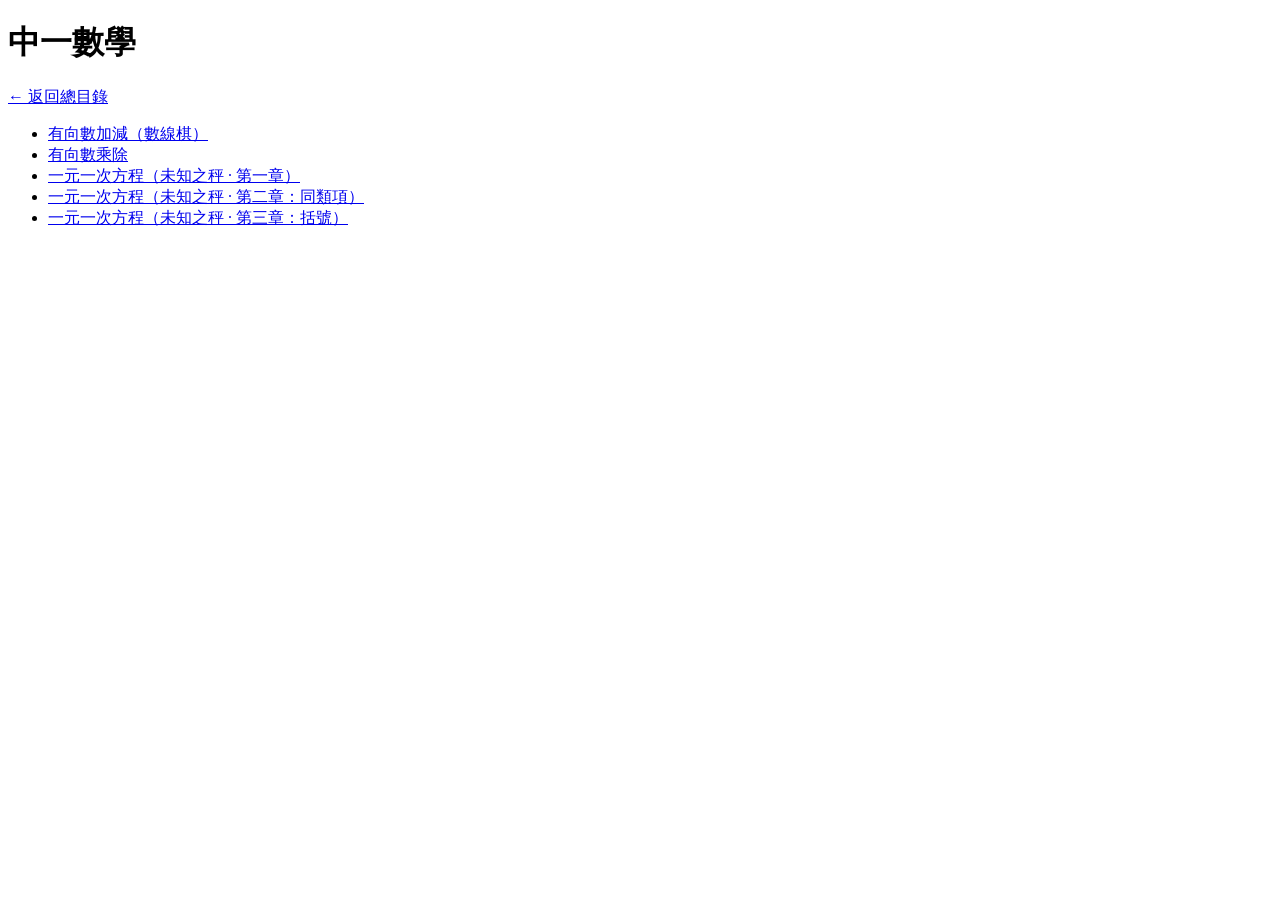
<file: form1/index.html>
<!DOCTYPE html>
<html lang="zh-Hant">
<head>
  <meta charset="UTF-8" />
  <meta name="viewport" content="width=device-width, initial-scale=1" />
  <title>中一數學</title>
</head>
<body>
  <h1>中一數學</h1>
  <p><a href="../">← 返回總目錄</a></p>
  <ul>
    <li><a href="number-line/">有向數加減（數線棋）</a></li>
    <li><a href="directed-mult-div/">有向數乘除</a></li>
    <li><a href="unknown-scale/">一元一次方程（未知之秤 · 第一章）</a></li>
    <li><a href="unknown-scale-like-terms/">一元一次方程（未知之秤 · 第二章：同類項）</a></li>
    <li><a href="unknown-scale-brackets/">一元一次方程（未知之秤 · 第三章：括號）</a></li>
  </ul>
</body>
</html>
</file>
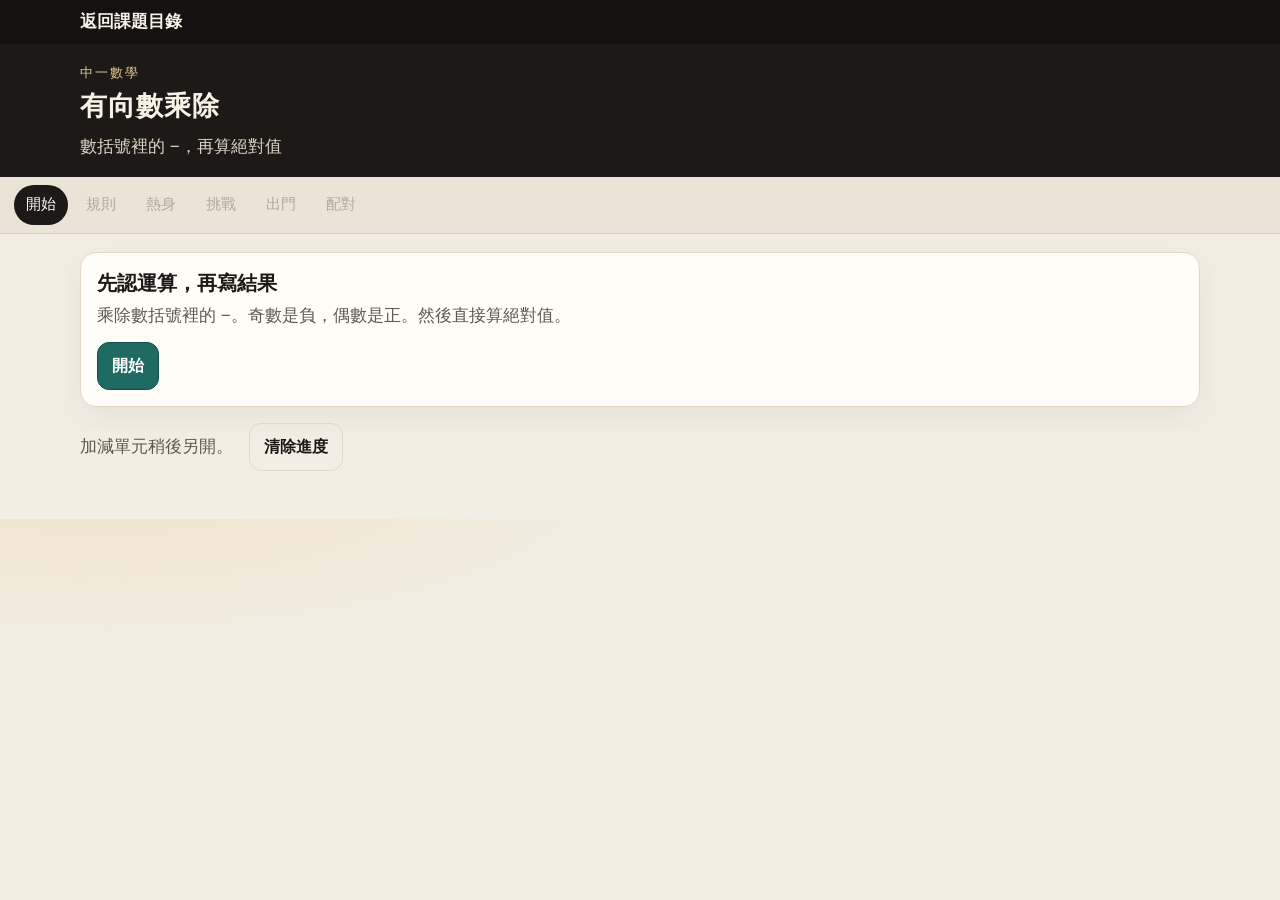
<file: form1/directed-mult-div/index.html>
<!DOCTYPE html>
<html lang="zh-Hant">
<head>
  <meta charset="utf-8">
  <meta name="viewport" content="width=device-width, initial-scale=1">
  <title>有向數乘除｜中一</title>
  <link rel="stylesheet" href="css/style.css">
</head>
<body>
  <div id="app"></div>
  <script src="js/engine.js"></script>
  <script src="js/app.js"></script>
</body>
</html>
</file>
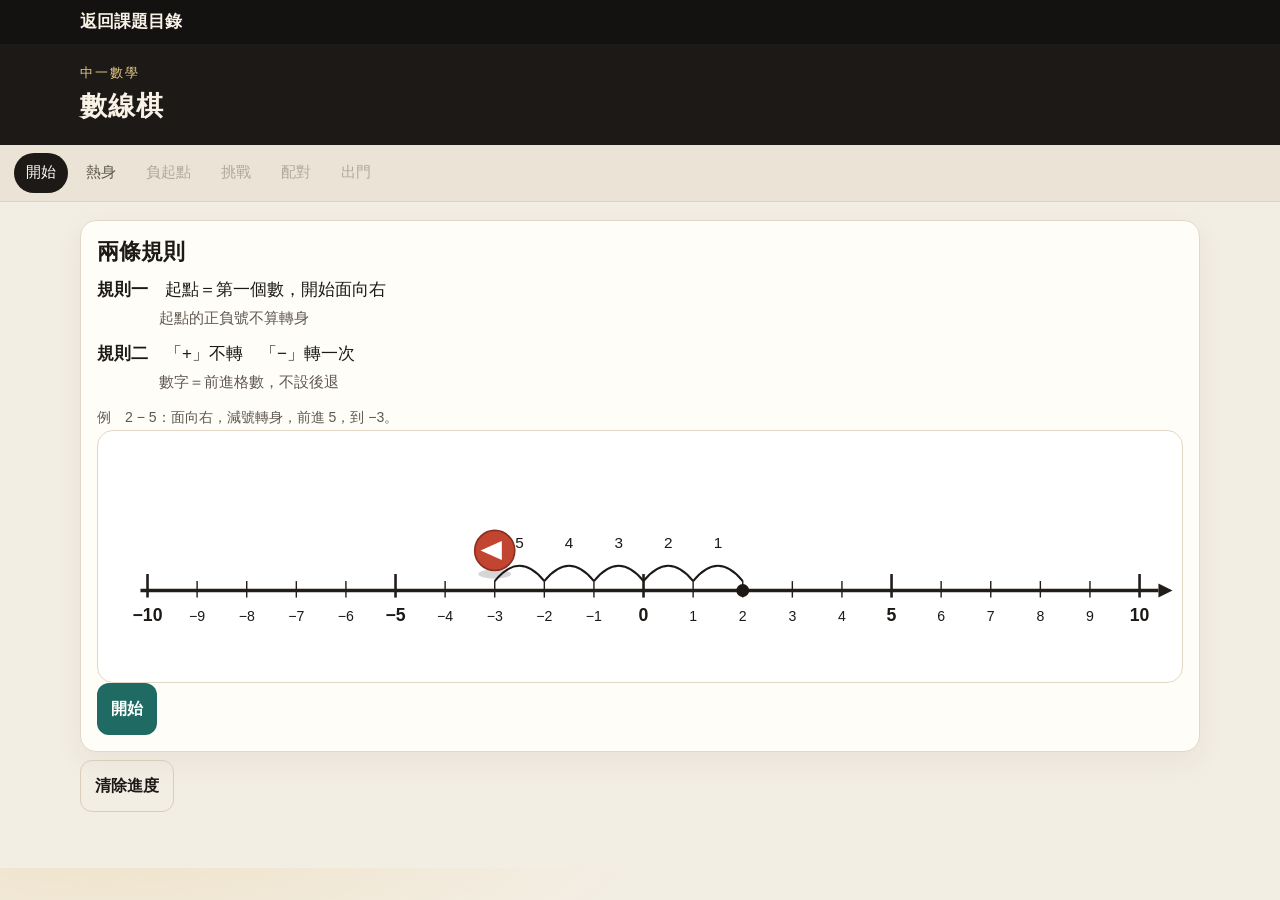
<file: form1/number-line/index.html>
<!DOCTYPE html>
<html lang="zh-Hant">
<head>
  <meta charset="utf-8">
  <meta name="viewport" content="width=device-width, initial-scale=1, viewport-fit=cover">
  <meta name="description" content="香港中一數學自主學習：用數線棋行出有向數的加法和減法。">
  <title>數線棋｜中一有向數加減</title>
  <link rel="icon" href="data:image/svg+xml,%3Csvg xmlns='http://www.w3.org/2000/svg' viewBox='0 0 32 32'%3E%3Crect fill='%231c1916' width='32' height='32' rx='6'/%3E%3Cpath d='M4 20h22l-3-3 3-3' fill='none' stroke='%23f4efe4' stroke-width='2'/%3E%3Ccircle cx='14' cy='14' r='4' fill='%23c24532'/%3E%3C/svg%3E">
  <link rel="stylesheet" href="css/style.css">
</head>
<body>
  <div id="app"></div>
  <p id="live" class="sr-only" aria-live="polite"></p>
  <script src="js/engine.js"></script>
  <script src="js/hints.js"></script>
  <script src="js/app.js"></script>
</body>
</html>
</file>
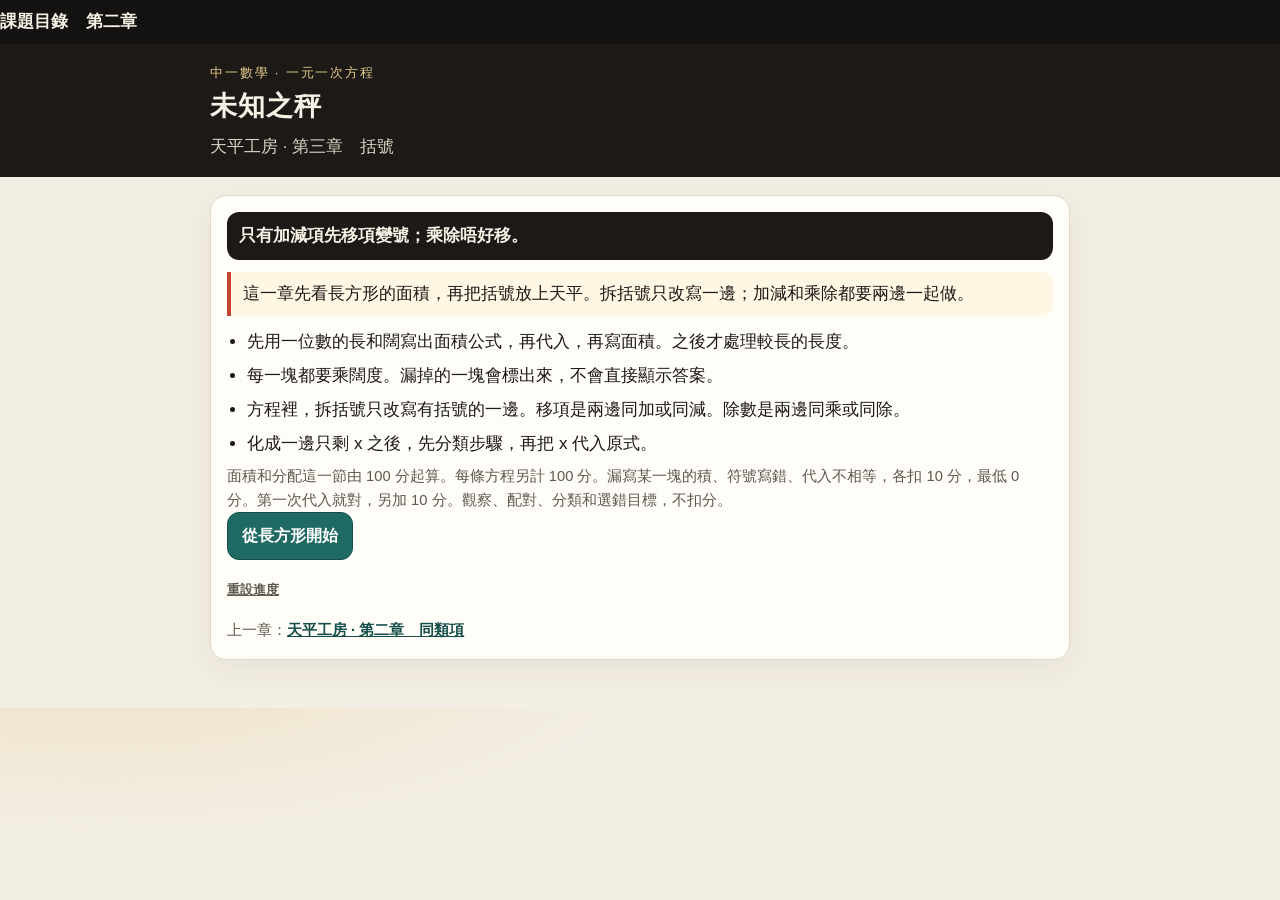
<file: form1/unknown-scale-brackets/index.html>
<!DOCTYPE html>
<html lang="zh-Hant">
<head>
  <meta charset="utf-8">
  <meta name="viewport" content="width=device-width, initial-scale=1, viewport-fit=cover">
  <meta name="description" content="香港中一數學：用長方形看括號，再在天平上拆括號、合併、移項和兩邊同除。">
  <title>未知之秤｜括號　第三章</title>
  <link rel="icon" href="data:image/svg+xml,%3Csvg xmlns='http://www.w3.org/2000/svg' viewBox='0 0 32 32'%3E%3Crect fill='%231c1916' width='32' height='32' rx='6'/%3E%3Cpath d='M6 22h20M8 22V12h16v10' stroke='%23f4efe4' stroke-width='2' fill='none'/%3E%3Cpath d='M14 12v10' stroke='%23e2c98a' stroke-width='2'/%3E%3C/svg%3E">
  <link rel="stylesheet" href="css/style.css">
</head>
<body>
  <div id="app"></div>
  <p id="live" class="sr-only" aria-live="polite"></p>
  <script src="js/engine.js"></script>
  <script src="js/app.js"></script>
</body>
</html>
</file>
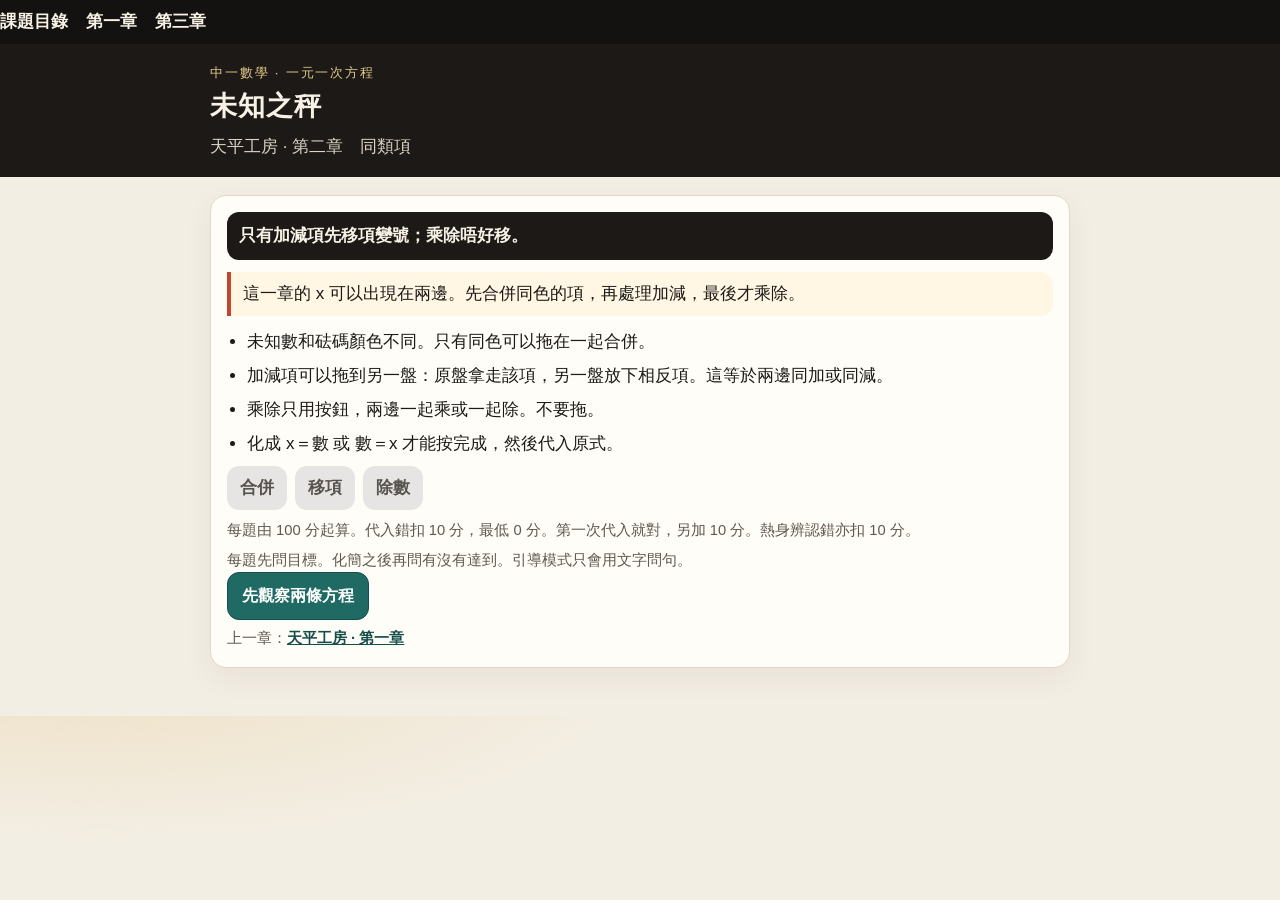
<file: form1/unknown-scale-like-terms/index.html>
<!DOCTYPE html>
<html lang="zh-Hant">
<head>
  <meta charset="utf-8">
  <meta name="viewport" content="width=device-width, initial-scale=1, viewport-fit=cover">
  <meta name="description" content="香港中一數學：同類項，以及兩邊都有 x。拖曳合併同色的項，加減項拖到另一盤時放下相反項。">
  <title>未知之秤｜同類項　第二章</title>
  <link rel="icon" href="data:image/svg+xml,%3Csvg xmlns='http://www.w3.org/2000/svg' viewBox='0 0 32 32'%3E%3Crect fill='%231c1916' width='32' height='32' rx='6'/%3E%3Cpath d='M6 18h20M16 18v6M10 24h12' stroke='%23f4efe4' stroke-width='2' fill='none' stroke-linecap='round'/%3E%3Crect x='6' y='7' width='8' height='7' rx='1' fill='%23c24532'/%3E%3Crect x='16' y='8' width='7' height='6' rx='1' fill='%23c24532'/%3E%3C/svg%3E">
  <link rel="stylesheet" href="css/style.css">
</head>
<body>
  <div id="app"></div>
  <p id="live" class="sr-only" aria-live="polite"></p>
  <script src="js/engine.js"></script>
  <script src="js/app.js"></script>
</body>
</html>
</file>
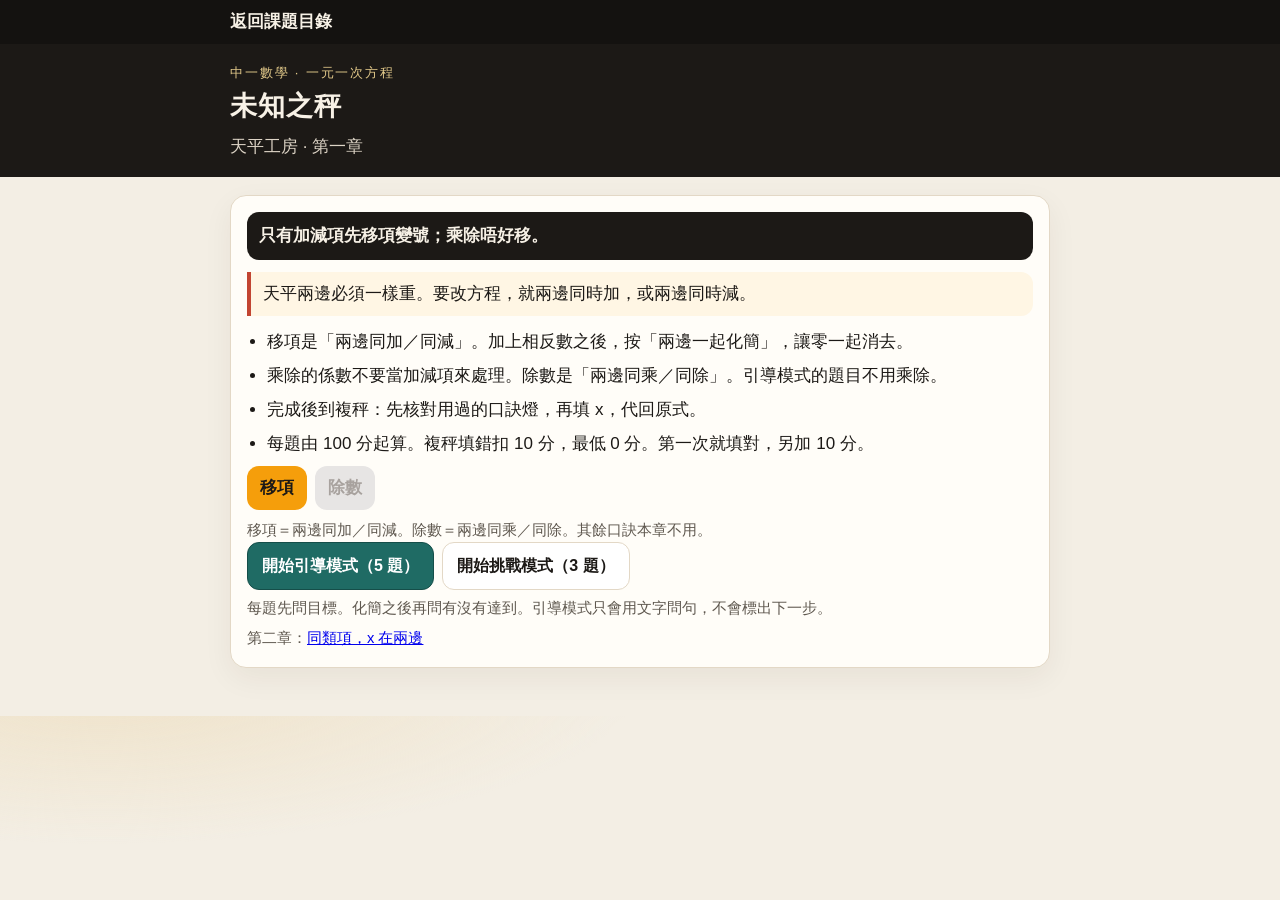
<file: form1/unknown-scale/index.html>
<!DOCTYPE html>
<html lang="zh-Hant">
<head>
  <meta charset="utf-8">
  <meta name="viewport" content="width=device-width, initial-scale=1">
  <meta name="description" content="香港中一數學：在天平工房用兩邊同加、同減解一元一次方程，再複秤。">
  <title>未知之秤｜天平工房　第一章</title>
  <link rel="icon" href="data:image/svg+xml,%3Csvg xmlns='http://www.w3.org/2000/svg' viewBox='0 0 32 32'%3E%3Crect fill='%231c1916' width='32' height='32' rx='6'/%3E%3Cpath d='M6 14h20M16 14v8M10 22h12' stroke='%23f4efe4' stroke-width='2' fill='none' stroke-linecap='round'/%3E%3Crect x='7' y='8' width='6' height='5' rx='1' fill='%23c24532'/%3E%3Ccircle cx='22' cy='10' r='3' fill='%23e2c98a'/%3E%3C/svg%3E">
  <link rel="stylesheet" href="css/style.css">
</head>
<body>
  <div id="app"></div>
  <p id="live" class="sr-only" aria-live="polite"></p>
  <script src="js/engine.js"></script>
  <script src="js/app.js"></script>
</body>
</html>
</file>
<file: form1/directed-mult-div/css/style.css>
:root {
  --paper: #f3eee4;
  --card: #fffdf8;
  --ink: #1c1916;
  --muted: #5f584f;
  --line: #e3d8c6;
  --seal: #c24532;
  --seal-dark: #8c2f1f;
  --pine: #1f6b64;
  --pine-dark: #154e49;
  --hint: #fff6e4;
  --hint-line: #e4c98a;
  --ok: #1c7a45;
  --ok-bg: #e7f5ec;
  --bad-bg: #fdeeea;
  --shadow: 0 10px 30px rgba(48, 36, 18, 0.06);
  --sans: "WenQuanYi Micro Hei", "Noto Sans CJK TC", "Noto Sans TC", "PingFang TC", "Microsoft JhengHei", "Droid Sans Fallback", sans-serif;
}

* { box-sizing: border-box; }
html { scroll-behavior: smooth; }
body {
  margin: 0;
  color: var(--ink);
  background:
    radial-gradient(900px 280px at 8% -40px, #efe2c8 0, transparent 60%),
    var(--paper);
  font-family: var(--sans);
  font-size: 17px;
  line-height: 1.65;
}
button, input, textarea { font-family: inherit; }
button { cursor: pointer; }
h1, h2, h3, p { margin: 0; }
h1 { font-size: 1.7rem; letter-spacing: 0.04em; font-weight: 700; }
h2 { font-size: 1.28rem; line-height: 1.35; }
button, .btn { touch-action: manipulation; }

.wrap { width: min(1120px, calc(100% - 28px)); margin: 0 auto; }
.back-bar {
  position: sticky;
  top: 0;
  z-index: 40;
  background: #141210;
  color: #f7f1e6;
  min-height: 44px;
  display: flex;
  align-items: center;
}
.back-link {
  display: inline-flex;
  align-items: center;
  min-height: 44px;
  color: #f7f1e6;
  font-weight: 700;
  text-decoration: none;
}
.back-link:hover,
.back-link:focus-visible { text-decoration: underline; }
.top { background: var(--ink); color: #f7f1e6; padding: 18px 0 16px; }
.kicker { color: #e2c98a; font-size: 0.82rem; letter-spacing: 0.14em; }
.sub { color: #ddd4c6; margin-top: 4px; }

.stepper {
  display: flex;
  gap: 6px;
  overflow-x: auto;
  padding: 8px 14px;
  background: #ebe4d6;
  border-bottom: 1px solid #ddd2c0;
  position: sticky;
  top: 44px;
  z-index: 30;
  min-height: 52px;
}
.stepper button {
  border: 0;
  background: transparent;
  color: var(--muted);
  border-radius: 999px;
  padding: 8px 12px;
  min-height: 40px;
  white-space: nowrap;
  font-size: 0.95rem;
}
.stepper button[aria-current="step"] { background: var(--ink); color: #fff; }
.stepper button.is-done { color: var(--ok); }
.stepper button[aria-current="step"].is-done { color: #fff; }
.stepper button:disabled { opacity: 0.42; cursor: not-allowed; }

main { padding: 18px 0 48px; }
.card {
  background: var(--card);
  border: 1px solid var(--line);
  border-radius: 16px;
  box-shadow: var(--shadow);
  padding: 16px;
}
.lead, .fine, .coach, .peer, .footer { color: var(--muted); }
.lead { margin: 6px 0 12px; }
.fine { font-size: 0.92rem; margin-top: 6px; }
.rules { margin: 8px 0 12px; padding-left: 1.2em; }
.rules li { margin: 8px 0; }
.footer { display: flex; flex-wrap: wrap; gap: 8px 16px; align-items: center; margin-top: 16px; }
.footer p { margin: 0; }

.expr {
  display: flex;
  flex-wrap: wrap;
  align-items: center;
  gap: 8px;
  font-size: 1.9rem;
  font-weight: 700;
  line-height: 1.15;
  margin: 6px 0;
}
.expr-body { display: inline-flex; flex-wrap: nowrap; align-items: center; gap: 0.18em; }
.juxt { gap: 0.35em; }
.factor {
  display: inline-flex;
  align-items: center;
  border: 1px solid #c9b89a;
  background: #fff;
  border-radius: 10px;
  padding: 0 0.28em;
}
.op { padding: 0 0.08em; }
.frac {
  display: inline-flex;
  flex-direction: column;
  align-items: center;
  justify-content: center;
  vertical-align: middle;
  line-height: 1.05;
  margin: 0 0.15em;
}
.frac-num, .frac-den { padding: 0 0.45em; }
.frac-bar {
  align-self: stretch;
  height: 2px;
  margin: 2px 0;
  background: currentColor;
  border-radius: 1px;
}
.pair { display: grid; grid-template-columns: 1fr; gap: 8px; margin-top: 6px; }
.pair-item { border: 1px solid var(--line); border-radius: 12px; padding: 8px 10px; background: #fff; }
.pair-item.is-now { border-color: #c9b89a; background: #fffaf2; }
.pair-item span { display: block; color: var(--muted); font-size: 0.85rem; }
.pair-item .expr { font-size: 1.45rem; margin: 2px 0 0; }
.progress { color: var(--muted); font-size: 0.88rem; letter-spacing: 0.08em; }
.status { margin-top: 4px; font-weight: 700; }
.coach { margin-top: 4px; }

.stw {
  background: var(--hint);
  border: 1px solid var(--hint-line);
  border-radius: 14px;
  padding: 12px;
  margin-top: 10px;
  scroll-margin-top: 116px;
  scroll-margin-bottom: 188px;
}
.stw h2 { letter-spacing: 0.14em; font-size: 1rem; }
.stw p { margin-top: 4px; }
.see textarea, .exit-list input {
  width: 100%;
  margin-top: 8px;
  border: 1px solid var(--line);
  border-radius: 10px;
  padding: 8px 10px;
  font-size: 1rem;
  background: #fff;
}
.see-list { margin: 10px 0; padding-left: 1.2em; }
.see-item { margin: 8px 0; }
.see .btn { margin-top: 10px; }

.notice { background: var(--bad-bg); border-radius: 10px; padding: 8px 10px; margin-top: 8px; }
.notice.ok { background: var(--ok-bg); }
.banner { background: var(--ok-bg); color: var(--ok); border-radius: 10px; padding: 8px 10px; font-weight: 700; margin-bottom: 10px; }

.work, .turn-box, .next-row { margin-top: 10px; }
.work label, .exit-list label { display: block; margin-top: 8px; }
.work input, .exit-list input { margin-left: 6px; }
.sign-line { margin-top: 6px; font-weight: 700; }
.turn-box input {
  width: 5.5rem;
  margin-left: 6px;
  border: 1px solid var(--line);
  border-radius: 10px;
  padding: 8px 10px;
  font-size: 1rem;
  background: #fff;
}
.exit-list li.is-bad { background: var(--bad-bg); border-radius: 12px; padding: 8px; }

.controls, .op-row, .choice-row { display: flex; flex-wrap: wrap; gap: 8px; }
.controls { margin-top: 10px; }
.controls.inline { margin-top: 12px; }
.btn {
  min-height: 48px;
  border-radius: 12px;
  border: 1px solid var(--line);
  background: #fff;
  padding: 8px 14px;
  font-weight: 700;
  font-size: 1rem;
  color: var(--ink);
}
.btn-primary { background: var(--pine); color: #fff; border-color: var(--pine-dark); }
.btn-turn { background: var(--seal); color: #fff; border-color: var(--seal-dark); }
.btn-go { background: var(--ink); color: #fff; border-color: var(--ink); }
.btn-ghost { background: transparent; }
.btn:disabled { opacity: 0.45; cursor: not-allowed; }
.btn.is-on, .tile.is-on { outline: 2px solid var(--ink); outline-offset: 1px; }

.exit-list { list-style: none; margin: 0; padding: 0; }
.exit-list li { padding: 12px 0; border-top: 1px solid var(--line); }
.exit-list label { display: block; margin-top: 6px; }
.qno { color: var(--muted); font-size: 0.88rem; }

.tiles { display: grid; grid-template-columns: 1fr; gap: 8px; }
.tile {
  min-height: 76px;
  border-radius: 14px;
  border: 1px solid var(--line);
  background: #fff;
  padding: 8px;
  display: flex;
  flex-wrap: wrap;
  align-items: center;
  justify-content: center;
  gap: 8px;
}
.tile .expr { font-size: 1.25rem; margin: 0; justify-content: center; }
.tile.is-ok { background: var(--ok-bg); border-color: #9dccb0; }
.tag {
  display: inline-block;
  background: #f3e2c2;
  color: #6a4b16;
  border-radius: 999px;
  padding: 2px 8px;
  font-size: 0.85rem;
}
.record h2 { font-size: 1.05rem; }
.table-wrap { overflow-x: auto; }
table { width: 100%; border-collapse: collapse; margin-top: 8px; font-size: 0.95rem; }
th, td { text-align: left; padding: 6px 4px; border-bottom: 1px solid var(--line); vertical-align: middle; }
.record .expr { font-size: 1rem; margin: 0; }

@media (min-width: 700px) {
  .tiles { grid-template-columns: 1fr 1fr; }
  .pair { grid-template-columns: 1fr 1fr; }
}
@media (min-width: 801px) {
  .stage { position: static; }
  .controls { position: static; }
  .stage .stw { scroll-margin-top: 72px; }
}
@media (min-width: 980px) {
  .record { margin-top: 14px; }
  .stage:has(.stw) {
    display: grid;
    grid-template-columns: minmax(0, 1fr) minmax(240px, 320px);
    gap: 8px 16px;
    align-items: start;
  }
  .stage:has(.stw) .qhead { grid-column: 1; grid-row: 1; }
  .stage:has(.stw) .stw { grid-column: 2; grid-row: 1; margin: 0; align-self: start; }
  .stage:has(.stw) .work,
  .stage:has(.stw) .next-row { grid-column: 1 / -1; }
  .expr { font-size: 2.15rem; }
  .stage:has(.stw) .expr { font-size: 1.85rem; }
}
@media (max-width: 800px) {
  .top { padding: 8px 0 6px; }
  h1 { font-size: 1.28rem; }
  main { padding: 8px 0 28px; }
  .stepper { padding: 4px 8px; min-height: 44px; }
  .expr { font-size: 1.5rem; }
  .stage .stw { padding: 8px 10px; margin: 6px 0; scroll-margin-bottom: 24px; }
  .stage .stw h2 { font-size: 0.95rem; }
  .stage .stw p { font-size: 0.95rem; line-height: 1.35; }
  .card:has(.match-ops) { padding-bottom: 84px; }
  .match-ops {
    position: fixed;
    left: 0;
    right: 0;
    bottom: 0;
    z-index: 25;
    margin: 0;
    background: var(--card);
    border-top: 1px solid var(--line);
    padding: 8px 12px calc(8px + env(safe-area-inset-bottom));
    box-shadow: 0 -8px 24px rgba(48, 36, 18, 0.12);
  }
  .match-ops .btn { flex: 1 1 0; }
  .workspace:has(.match-ops) ~ .footer { margin-bottom: 88px; }
}
@media (prefers-reduced-motion: reduce) {
  html { scroll-behavior: auto; }
}
</file>
<file: form1/number-line/css/style.css>
:root {
  --paper: #f3eee4;
  --paper-deep: #e7dfd0;
  --card: #fffdf8;
  --ink: #1c1916;
  --muted: #5f584f;
  --line: #e3d8c6;
  --seal: #c24532;
  --seal-dark: #8c2f1f;
  --pine: #1f6b64;
  --pine-dark: #154e49;
  --hint: #fff6e4;
  --hint-line: #e4c98a;
  --ok: #1c7a45;
  --ok-bg: #e7f5ec;
  --bad-bg: #fdeeea;
  --shadow: 0 10px 30px rgba(48, 36, 18, 0.06);
  --sans: "WenQuanYi Micro Hei", "Noto Sans CJK TC", "Noto Sans TC", "PingFang TC", "Microsoft JhengHei", "Droid Sans Fallback", sans-serif;
}

* { box-sizing: border-box; }
html { scroll-behavior: smooth; }
body {
  margin: 0;
  color: var(--ink);
  background:
    radial-gradient(900px 280px at 8% -40px, #efe2c8 0, transparent 60%),
    var(--paper);
  font-family: var(--sans);
  font-size: 17px;
  line-height: 1.65;
}
button, input, textarea { font-family: inherit; }
button { cursor: pointer; }
h1, h2, h3, p { margin: 0; }
h1 { font-size: 1.7rem; letter-spacing: 0.04em; font-weight: 700; }
h2 { font-size: 1.35rem; line-height: 1.35; }
h3 { font-size: 1.05rem; }

.sr-only {
  position: absolute;
  width: 1px;
  height: 1px;
  padding: 0;
  margin: -1px;
  overflow: hidden;
  clip: rect(0, 0, 0, 0);
  border: 0;
}

.wrap { width: min(1120px, calc(100% - 28px)); margin: 0 auto; }
.back-bar {
  position: sticky;
  top: 0;
  z-index: 40;
  background: #141210;
  color: #f7f1e6;
  min-height: 44px;
  display: flex;
  align-items: center;
}
.back-link {
  display: inline-flex;
  align-items: center;
  min-height: 44px;
  color: #f7f1e6;
  font-weight: 700;
  text-decoration: none;
}
.back-link:hover,
.back-link:focus-visible { text-decoration: underline; }
.top {
  background: var(--ink);
  color: #f7f1e6;
  padding: 18px 0 16px;
}
.kicker {
  color: #e2c98a;
  font-size: 0.82rem;
  letter-spacing: 0.14em;
}
.sub { color: #ddd4c6; margin-top: 4px; }
.who { color: #f7f1e6; font-size: 0.92rem; margin-top: 6px; }

.stepper {
  display: flex;
  gap: 6px;
  overflow-x: auto;
  padding: 8px 14px;
  background: #ebe4d6;
  border-bottom: 1px solid #ddd2c0;
  position: sticky;
  top: 44px;
  z-index: 30;
  min-height: 52px;
}
.stepper button {
  border: 0;
  background: transparent;
  color: var(--muted);
  border-radius: 999px;
  padding: 8px 12px;
  min-height: 40px;
  white-space: nowrap;
  font-size: 0.95rem;
}
.stepper button[aria-current="step"] { background: var(--ink); color: #fff; }
.stepper button.is-done { color: var(--ok); }
.stepper button[aria-current="step"].is-done { color: #fff; }
.stepper button:disabled { opacity: 0.42; cursor: not-allowed; }

main { padding: 18px 0 48px; }
.card {
  background: var(--card);
  border: 1px solid var(--line);
  border-radius: 16px;
  box-shadow: var(--shadow);
  padding: 16px;
}
.card + .card, .stack > * + * { margin-top: 14px; }
.lead { color: var(--muted); margin: 6px 0 12px; }
.fine { color: var(--muted); font-size: 0.88rem; margin-top: 8px; }

.play-layout { display: flex; flex-direction: column; gap: 14px; }
.main-col, aside { display: flex; flex-direction: column; gap: 14px; min-width: 0; }
@media (max-width: 979px) {
  .play-layout aside { display: contents; }
  .play-layout .rules { order: -1; }
  .play-layout .main-col { order: 0; }
  .play-layout .log { order: 1; }
}

.rules details { border-top: 1px solid var(--line); padding-top: 8px; margin-top: 4px; }
.rules summary { cursor: pointer; font-weight: 700; min-height: 44px; display: flex; align-items: center; }
.rules p { margin: 0 0 10px; }
.tag {
  display: inline-block;
  background: #f3e2c2;
  color: #6a4b16;
  border-radius: 999px;
  padding: 0 8px;
  font-size: 0.82rem;
  margin-left: 6px;
}

.name-row { display: grid; grid-template-columns: 1fr 1fr; gap: 10px; }
.field { display: flex; flex-direction: column; gap: 4px; font-weight: 700; }
.field span { font-weight: 700; }
input[type="text"], textarea {
  width: 100%;
  border: 1px solid #d9cdb8;
  background: #fff;
  border-radius: 12px;
  padding: 10px 12px;
  font-size: 16px;
  color: var(--ink);
}
textarea { min-height: 96px; resize: vertical; line-height: 1.6; }
input:focus, textarea:focus, button:focus-visible {
  outline: 3px solid #efc56a;
  outline-offset: 2px;
}

.q-head { display: flex; justify-content: space-between; gap: 8px; align-items: baseline; }
.q-no { color: var(--pine-dark); font-weight: 700; letter-spacing: 0.04em; }
.expr { font-size: 2rem; line-height: 1.3; letter-spacing: 0.03em; margin: 8px 0; }
.tk { padding: 0 4px; border-radius: 8px; }
.tk.now { background: #f8dfd6; box-shadow: inset 0 -3px 0 var(--seal); }
.tk.done { color: #6d675e; }
.count { text-decoration: underline; text-underline-offset: 4px; }
.status { background: #f7f3ea; border-radius: 12px; padding: 10px 12px; }

.chips { display: flex; flex-wrap: wrap; gap: 8px; }
.chips button, .pair-switch button {
  border: 1px solid #d9cdb8;
  background: #fff;
  border-radius: 999px;
  min-height: 40px;
  padding: 6px 12px;
}
.chips button.current, .pair-switch button.current { background: var(--ink); color: #fff; border-color: var(--ink); }
.chips button.done { border-color: #9dceb0; }

.board-scroll {
  overflow-x: auto;
  -webkit-overflow-scrolling: touch;
  touch-action: pan-x;
  background: #fff;
  border: 1px solid var(--line);
  border-radius: 16px;
  padding: 4px 0 0;
}
.board-scroll svg { width: 100%; min-width: 640px; height: auto; display: block; }
.stage {
  position: sticky;
  top: 96px;
  z-index: 20;
  background: var(--paper);
  padding-top: 8px;
}
.rules { list-style: none; margin: 8px 0 12px; padding: 0; }
.rules li { margin: 10px 0; }
.rules .note { margin: 2px 0 0 4.2em; color: var(--muted); font-size: 0.92rem; }
.stw {
  background: var(--hint);
  border: 1px solid var(--hint-line);
  border-radius: 12px;
  padding: 6px 10px;
  margin: 4px 0 6px;
}
.stw p { font-size: 1.05rem; line-height: 1.35; margin: 2px 0; }
.stw input { margin-top: 6px; }
.stw-row { display: flex; gap: 8px; align-items: center; margin-top: 6px; }
.stw-row input { margin-top: 0; flex: 1; }
.stw-row .btn { width: auto; flex: 0 0 96px; margin: 0; }
.stw .note { margin: 6px 0 0; }
.stw-q { font-size: 1.2rem; line-height: 1.45; margin-bottom: 10px; }
.stw-title {
  font-size: 1.15rem;
  letter-spacing: 0.16em;
  margin: 0 0 4px;
}
.odd-row { display: flex; gap: 6px; align-items: center; margin-top: 6px; }
.odd-row input { margin: 0; flex: 1 1 auto; min-width: 0; }
.odd-row .chip { flex: 0 0 44px; }
.odd-row .btn { flex: 0 0 72px; min-height: 40px; margin: 0; }
.choice-row { display: flex; flex-wrap: wrap; gap: 6px; align-items: center; margin-top: 6px; }
.choice-row span { flex: 0 0 auto; color: var(--muted); font-size: 0.92rem; }
.chip {
  border: 1px solid #d9cdb8;
  background: #fff;
  color: var(--ink);
  border-radius: 10px;
  min-height: 40px;
  padding: 4px 10px;
  font-weight: 700;
  flex: 1 1 44px;
}
.chip.sel { background: var(--ink); color: #fff; border-color: var(--ink); }
.sum-line { font-size: 1.08rem; line-height: 2; margin: 12px 0; }
input[type="text"].sum {
  width: 3.4em;
  display: inline-block;
  margin: 0 4px;
  padding: 8px 6px;
  text-align: center;
  vertical-align: middle;
}
input[type="text"].sum.wide { width: min(12em, 72%); }
.workspace { display: flex; flex-direction: column; gap: 12px; }
.record {
  background: var(--card);
  border: 1px solid var(--line);
  border-radius: 16px;
  padding: 12px;
}
.record h2 { font-size: 1.05rem; margin-bottom: 8px; }
.record td:first-child { font-weight: 700; }
.see-list { display: flex; flex-wrap: wrap; gap: 8px 18px; margin-bottom: 14px; }
.see-expr { font-size: 1.7rem; font-weight: 700; letter-spacing: 0.02em; line-height: 1.3; }
.tiles { display: grid; grid-template-columns: 1fr 1fr; gap: 10px; margin: 12px 0; }
.tile {
  min-height: 72px;
  border-radius: 14px;
  border: 2px solid #e3d8c6;
  background: #fff;
  font-size: clamp(1rem, 4.2vw, 1.35rem);
  font-weight: 700;
  line-height: 1.25;
  padding: 8px 6px;
  touch-action: manipulation;
}
.tile.sel { border-color: var(--pine); background: #e7f3f2; }
.tile.ok { border-color: var(--ok); background: var(--ok-bg); color: var(--ok); }
.logline { font-size: 1rem; color: var(--ink); }
.legend { display: flex; flex-wrap: wrap; gap: 12px; color: var(--muted); font-size: 0.9rem; }
.swatch { display: inline-block; width: 10px; height: 10px; border-radius: 50%; background: var(--ink); margin-right: 4px; }
.swatch.piece { background: var(--seal); }

.facing-flag {
  display: flex;
  justify-content: space-between;
  gap: 8px;
  align-items: center;
  background: #fff;
  border: 1px dashed #e0d3bf;
  border-radius: 12px;
  padding: 8px 12px;
}
.facing-flag strong { font-size: 1.35rem; letter-spacing: 0.04em; }
.face-left strong { color: var(--seal-dark); }
.face-right strong { color: var(--pine-dark); }

.controls {
  position: sticky;
  bottom: 0;
  z-index: 6;
  background: rgba(255, 253, 248, 0.96);
  border: 1px solid var(--line);
  border-radius: 16px;
  padding: 10px;
  box-shadow: 0 -8px 24px rgba(48, 36, 18, 0.06);
  display: flex;
  flex-direction: column;
  gap: 8px;
}
.btn-row { display: flex; flex-wrap: wrap; gap: 8px; }
.btn {
  border: 0;
  border-radius: 12px;
  min-height: 52px;
  padding: 10px 14px;
  font-size: 1.02rem;
  font-weight: 700;
  flex: 1 1 140px;
}
.btn-turn { background: var(--seal); color: white; }
.btn-turn:hover { background: var(--seal-dark); }
.btn-go, .btn-primary { background: var(--pine); color: white; }
.btn-go:hover, .btn-primary:hover { background: var(--pine-dark); }
.btn-commit { background: #24342f; color: white; flex: 1 1 200px; }
.btn-ghost, .btn-back {
  background: transparent;
  color: var(--ink);
  border: 1px solid #d9cdb8;
  font-weight: 600;
}
.btn-back { border-style: dashed; color: var(--muted); flex: 0 1 120px; }
.btn:disabled { opacity: 0.45; cursor: not-allowed; }
.btn-next { background: var(--ok); color: white; }

.notice, .hint {
  border-radius: 12px;
  padding: 12px 14px;
}
.notice { background: var(--bad-bg); }
.notice.ok { background: var(--ok-bg); }
.hint { background: var(--hint); border: 1px solid var(--hint-line); scroll-margin-bottom: 220px; }
button, .btn { touch-action: manipulation; }
.hint-kicker { font-size: 0.82rem; letter-spacing: 0.08em; color: #8a5a12; font-weight: 700; }

table { width: 100%; border-collapse: collapse; font-size: 0.92rem; }
.table-scroll { overflow-x: auto; }
th, td { border-bottom: 1px solid var(--line); padding: 7px 6px; text-align: center; white-space: nowrap; }
th { font-size: 0.82rem; color: var(--muted); font-weight: 700; }
td.expr-cell, th.expr-cell { text-align: left; }
tr.live { background: #fff6e4; }
tr.sample { color: var(--muted); }
.arrows { letter-spacing: 0.12em; font-size: 1.05rem; }
caption { text-align: left; font-weight: 700; margin-bottom: 6px; }

.compare { display: grid; grid-template-columns: 1fr 1fr; gap: 8px; }
.compare div, .mini {
  background: #f7f3ea;
  border-radius: 12px;
  padding: 10px;
}
.match-ok { color: var(--ok); font-weight: 700; }
.match-no { color: var(--seal-dark); font-weight: 700; }

.board-off {
  border: 2px dashed #c8bba6;
  border-radius: 16px;
  min-height: 140px;
  display: flex;
  align-items: center;
  justify-content: center;
  text-align: center;
  padding: 24px;
  background: repeating-linear-gradient(-45deg, #f7f3ea, #f7f3ea 8px, #f3eee4 8px, #f3eee4 16px);
  color: var(--muted);
  font-weight: 700;
}
.exit-q { padding: 12px 0; border-bottom: 1px solid var(--line); }
.exit-q label { font-weight: 700; font-size: 1.15rem; }
.exit-q input { max-width: 180px; margin-left: 8px; font-size: 1.15rem; }
.done-banner { background: var(--ok-bg); border: 1px solid #b7dfc6; border-radius: 16px; padding: 16px; }
.footer { color: var(--muted); font-size: 0.88rem; padding-bottom: 8px; }
.footer button { margin-top: 8px; }

.demo-say {
  font-size: 1.08rem;
  background: #f7f3ea;
  border-radius: 12px;
  padding: 12px;
  min-height: 72px;
}

@media (min-width: 801px) {
  .stage { position: static; }
  .controls { position: static; }
  .stage .stw { scroll-margin-top: 116px; }
}
@media (min-width: 980px) {
  .play-layout { display: grid; grid-template-columns: minmax(0, 1fr) 360px; align-items: start; }
  aside { position: sticky; top: 116px; }
  .expr { font-size: 2.4rem; }
  .name-row.single { grid-template-columns: 1fr 1fr 1fr; }
  .workspace {
    display: grid;
    grid-template-columns: minmax(0, 1fr) 320px;
    align-items: start;
  }
  .workspace .record { position: sticky; top: 108px; grid-column: 2; grid-row: 1 / span 3; }
  .workspace .stage,
  .workspace .below,
  .workspace > .card { grid-column: 1; }
  .stage:has(.stw) {
    display: grid;
    grid-template-columns: minmax(0, 1fr) minmax(280px, 380px);
    column-gap: 18px;
    align-items: start;
  }
  .stage:has(.stw) .expr { grid-column: 1; grid-row: 1; }
  .stage:has(.stw) .status { grid-column: 1; grid-row: 2; }
  .stage:has(.stw) .stw { grid-column: 2; grid-row: 1 / span 2; margin: 0; }
  .stage:has(.stw) .board-scroll { grid-column: 1 / -1; grid-row: 3; }
  .stage:has(.stw) .controls { grid-column: 1 / -1; grid-row: 4; }
}
@media (max-width: 800px) {
  .name-row, .compare { grid-template-columns: 1fr; }
  .top { padding: 8px 0 6px; }
  h1 { font-size: 1.28rem; }
  main { padding: 8px 0 28px; }
  .stepper { padding: 4px 8px; min-height: 44px; }
  .expr { font-size: 1.45rem; margin: 2px 0; }
  .status { padding: 4px 8px; font-size: 0.95rem; line-height: 1.4; }
  .stage { top: 88px; padding-top: 4px; }
  .stage .stw {
    padding: 4px 8px;
    margin: 2px 0 4px;
    scroll-margin-top: 100px;
    scroll-margin-bottom: 196px;
  }
  .stage .stw h2 { font-size: 0.95rem; margin: 0; line-height: 1.15; letter-spacing: 0.12em; }
  .stage .stw p { margin: 0; font-size: 0.92rem; line-height: 1.25; }
  .stage .stw .stw-row { margin-top: 4px; }
  .stage .stw .btn { min-height: 40px; padding: 6px 10px; flex-basis: 84px; }
  .stage .stw .odd-row { margin-top: 4px; gap: 4px; }
  .stage .stw .odd-row .btn { flex: 0 0 64px; min-height: 36px; padding: 4px; }
  .stage .stw .odd-row .chip { flex: 0 0 40px; min-height: 36px; }
  .stage .stw .choice-row { margin-top: 4px; gap: 4px; flex-wrap: nowrap; }
  .stage .stw .choice-row span { font-size: 0.82rem; }
  .stage .stw .chip { min-height: 36px; padding: 2px 4px; font-size: 0.95rem; }
  .workspace:has(.stage) { padding-bottom: 188px; }
  .board-scroll { overflow-y: hidden; }
  .board-scroll svg { width: 680px; max-width: none; height: 132px; }
  .stage .controls {
    position: fixed;
    left: 0;
    right: 0;
    bottom: 0;
    z-index: 25;
    border-radius: 16px 16px 0 0;
    padding: 8px 12px calc(8px + env(safe-area-inset-bottom));
    box-shadow: 0 -8px 24px rgba(48, 36, 18, 0.12);
  }
  .stage ~ .below,
  .stage ~ .footer { margin-bottom: 0; padding-bottom: 8px; }
  .workspace:has(.stage) ~ .footer { margin-bottom: 168px; }
  .btn { flex-basis: calc(50% - 8px); min-height: 48px; }
  .stage .controls .btn { flex: 1 1 0; min-width: 0; }
  .facing-flag { padding: 4px 10px; }
  .facing-flag strong { font-size: 1.2rem; }
  .tile { min-height: 64px; }
}
@media (prefers-reduced-motion: reduce) {
  html { scroll-behavior: auto; }
}
</file>
<file: form1/unknown-scale-brackets/css/style.css>
:root {
  --paper: #f3eee4;
  --card: #fffdf8;
  --ink: #1c1916;
  --muted: #5f584f;
  --line: #e3d8c6;
  --seal: #c24532;
  --seal-dark: #8c2f1f;
  --pine: #1f6b64;
  --pine-dark: #154e49;
  --hint: #fff6e4;
  --hint-line: #e4c98a;
  --ok: #1c7a45;
  --ok-bg: #e7f5ec;
  --bad-bg: #fdeeea;
  --shadow: 0 10px 30px rgba(48, 36, 18, 0.06);
  --sans: "WenQuanYi Micro Hei", "Noto Sans CJK TC", "Noto Sans TC", "PingFang TC", "Microsoft JhengHei", "Droid Sans Fallback", sans-serif;
}

* { box-sizing: border-box; }
html { scroll-behavior: smooth; }
body {
  margin: 0;
  color: var(--ink);
  background:
    radial-gradient(900px 280px at 8% -40px, #efe2c8 0, transparent 60%),
    var(--paper);
  font-family: var(--sans);
  font-size: 17px;
  line-height: 1.65;
  padding-bottom: env(safe-area-inset-bottom);
}
button, input { font-family: inherit; }
button { cursor: pointer; }
h1, h2, h3, p { margin: 0; }
h1 { font-size: 1.7rem; letter-spacing: 0.04em; font-weight: 700; }
h2 { font-size: 1.28rem; line-height: 1.35; }
h3 { font-size: 1.05rem; }
button, .btn, .token, .lamp { touch-action: manipulation; }
html.is-dragging, html.is-dragging * { user-select: none; }

.sr-only {
  position: absolute;
  width: 1px;
  height: 1px;
  padding: 0;
  margin: -1px;
  overflow: hidden;
  clip: rect(0, 0, 0, 0);
  border: 0;
}

.wrap { width: min(860px, calc(100% - 28px)); margin: 0 auto; }
.back-bar {
  position: sticky;
  top: 0;
  z-index: 40;
  background: #141210;
  color: #f7f1e6;
  min-height: 44px;
  display: flex;
  align-items: center;
}
.bar-links { display: flex; gap: 18px; width: min(860px, calc(100% - 28px)); }
.back-link {
  display: inline-flex;
  align-items: center;
  min-height: 44px;
  color: #f7f1e6;
  font-weight: 700;
  text-decoration: none;
}
.back-link:hover, .back-link:focus-visible { text-decoration: underline; }
.top { background: var(--ink); color: #f7f1e6; padding: 18px 0 16px; }
.kicker { color: #e2c98a; font-size: 0.82rem; letter-spacing: 0.14em; }
.sub { color: #ddd4c6; margin-top: 4px; }
main { padding: 18px 0 48px; }

.card {
  background: var(--card);
  border: 1px solid var(--line);
  border-radius: 16px;
  box-shadow: var(--shadow);
  padding: 16px;
}
.stack > * + * { margin-top: 14px; }
.lead, .fine { color: var(--muted); }
.lead { margin: 6px 0 10px; }
.fine { font-size: 0.92rem; margin-top: 6px; }
.fine a { color: var(--pine-dark); font-weight: 700; }
.q-head, .split {
  display: flex;
  justify-content: space-between;
  gap: 8px;
  align-items: baseline;
  flex-wrap: wrap;
}
.q-no { color: var(--pine-dark); font-weight: 700; letter-spacing: 0.04em; }
.score b { font-size: 1.25rem; }

.motto {
  font-weight: 700;
  background: var(--ink);
  color: #f7f1e6;
  border-radius: 12px;
  padding: 10px 12px;
  margin: 0 0 12px;
}
.motto.slim { font-size: 0.95rem; margin: 8px 0; }

.expr {
  font-size: clamp(1.35rem, 4vw, 1.85rem);
  font-weight: 700;
  line-height: 1.35;
  letter-spacing: 0.02em;
  margin: 10px 0;
  padding: 10px 12px;
  text-align: center;
  background: #fff;
  border: 1px dashed #d9cdb8;
  border-radius: 12px;
  overflow-wrap: anywhere;
}
.expr.preview { border-color: var(--pine); background: #f4faf8; }
.preview-tag {
  display: block;
  margin-bottom: 4px;
  font-size: 0.78rem;
  letter-spacing: 0.12em;
  color: #9a5b08;
}

.pills, .lamps, .btn-row, .btn-grid, .choice-list { display: flex; flex-wrap: wrap; gap: 8px; }
.pills { margin: 8px 0; }
.pill, .tag { border-radius: 999px; font-weight: 700; }
.pill { background: #f3eee4; color: var(--muted); padding: 4px 12px; font-size: 0.92rem; }
.pill.now { background: var(--ink); color: #fff; }
.pill.done { background: var(--ok-bg); color: var(--ok); }

.lamps { margin: 8px 0; }
.lamp {
  display: inline-flex;
  flex-direction: column;
  align-items: flex-start;
  justify-content: center;
  min-height: 44px;
  padding: 6px 12px;
  border-radius: 12px;
  border: 1px solid transparent;
  background: #e7e5e4;
  color: #57534e;
  font-weight: 700;
  line-height: 1.25;
}
.lamp small { font-weight: 600; font-size: 0.78rem; }
.lamp.idle { background: #e7e5e4; color: #57534e; }
.lamp.done { background: var(--ok-bg); color: var(--ok); }
.lamp.bad { background: var(--seal); color: #fff; }
.master {
  border-left: 4px solid var(--seal);
  background: var(--hint);
  padding: 8px 12px;
  border-radius: 0 12px 12px 0;
  margin: 8px 0 12px;
}
.rules { margin: 8px 0 0; padding-left: 1.2em; }
.rules li { margin: 6px 0; }

.notice, .hint {
  border-radius: 12px;
  padding: 10px 12px;
  margin-top: 10px;
}
.notice { background: var(--bad-bg); }
.notice.ok { background: var(--ok-bg); }
.hint { background: var(--hint); border: 1px solid var(--hint-line); }
.notice p, .hint p { margin: 0; }
.check-lines { margin: 8px 0 0; padding-left: 1.2em; }

.btn {
  min-height: 48px;
  border-radius: 12px;
  border: 1px solid var(--line);
  background: #fff;
  padding: 8px 14px;
  font-weight: 700;
  font-size: 1rem;
  color: var(--ink);
}
.btn-primary { background: var(--pine); color: #fff; border-color: var(--pine-dark); }
.btn-primary:hover { background: var(--pine-dark); }
.btn-ghost { background: #fff; }
.btn:disabled { opacity: 0.45; cursor: not-allowed; }
.btn.is-picked { border-color: var(--pine); background: var(--ok-bg); }
.btn:focus-visible, .lamp:focus-visible, .text-btn:focus-visible, input:focus-visible, .token:focus-visible, .pan:focus-visible {
  outline: 3px solid #efc56a;
  outline-offset: 2px;
}
.choice-list { display: grid; gap: 8px; }
.choice-list .btn {
  width: 100%;
  height: auto;
  min-height: 52px;
  text-align: left;
  white-space: normal;
  line-height: 1.45;
}

.action-card {
  margin-top: 14px;
  background: #fff;
  border: 1px solid var(--line);
  border-radius: 16px;
  padding: 12px;
}
.action-card h3 { margin-bottom: 2px; }
.op-btn { min-height: 52px; font-size: 1.02rem; flex: 1 1 220px; }
.nav-row { margin-top: 12px; }
.text-btn {
  display: inline-flex;
  align-items: center;
  min-height: 44px;
  margin-top: 8px;
  padding: 0;
  border: 0;
  background: transparent;
  color: var(--muted);
  font-weight: 700;
  text-decoration: underline;
}

.field { display: flex; flex-direction: column; gap: 4px; font-weight: 700; margin-top: 8px; }
.field.inline { flex-direction: row; align-items: center; gap: 8px; }
input[type="text"] {
  width: min(160px, 100%);
  border: 1px solid #d9cdb8;
  background: #fff;
  border-radius: 12px;
  padding: 10px 12px;
  font-size: 1.15rem;
  color: var(--ink);
}
input.check-input { font-size: 1.4rem; width: 7rem; text-align: center; }

.scale { width: min(720px, 100%); margin: 12px auto 0; }
.merge-cue {
  margin: 0 0 12px;
  padding: 10px 14px;
  background: var(--ok-bg);
  border: 1px solid #b7d7c4;
  border-radius: 12px;
  font-weight: 700;
  line-height: 1.5;
  text-align: center;
}
.scale.is-locked .token { pointer-events: none; }
.pans {
  display: grid;
  grid-template-columns: 1fr 118px 1fr;
  gap: 8px;
  align-items: stretch;
}
.mid { display: flex; align-items: center; justify-content: center; }
.sync-label {
  width: 100%;
  min-height: 64px;
  display: flex;
  align-items: center;
  justify-content: center;
  text-align: center;
  font-weight: 700;
  line-height: 1.35;
  background: #fff;
  border: 1px solid var(--line);
  border-radius: 12px;
  padding: 6px;
}
.sync-label.equals {
  background: transparent;
  border-color: transparent;
  font-size: 1.6rem;
  color: var(--muted);
}
.scale.is-sync .pan { animation: pan-sync 0.6s ease; }
@keyframes pan-sync {
  0% { transform: translateY(0); }
  40% { transform: translateY(7px); }
  100% { transform: translateY(0); }
}
.pan {
  min-height: 124px;
  padding: 8px 8px 12px;
  background: linear-gradient(#fffdf8, #f3eadc);
  border: 2px solid #c9b89a;
  border-bottom-width: 6px;
  border-radius: 16px 16px 10px 10px;
}
.pan.is-over, .token.is-over { border-color: var(--pine); }
.pan.is-over { background: #e7f5f3; }
.scale.is-sync .pan { border-color: var(--pine); }
.pan-name { text-align: center; color: var(--muted); font-size: 0.82rem; font-weight: 700; }
.tokens {
  display: flex;
  flex-wrap: wrap;
  gap: 8px;
  justify-content: center;
  align-items: center;
  min-height: 76px;
}
.empty { color: var(--muted); }
.token {
  display: inline-flex;
  flex-direction: column;
  align-items: center;
  justify-content: center;
  border: 2px solid #b7a88f;
  background: radial-gradient(circle at 35% 35%, #fff, #e7dfd0);
  color: var(--ink);
  font-weight: 700;
  padding: 6px;
  touch-action: none;
  user-select: none;
}
button.token { cursor: grab; }
button.token:active { cursor: grabbing; }
.token b { font-size: 1.05rem; line-height: 1.1; }
.token small { font-size: 0.72rem; letter-spacing: 0.14em; color: var(--seal-dark); font-weight: 700; }
.token-w { width: 54px; height: 54px; border-radius: 50%; }
.token-w.neg {
  border-style: dashed;
  border-color: #8a7b66;
  color: var(--ink);
}
.token-x {
  min-width: 68px;
  min-height: 56px;
  border-radius: 8px;
  background: #f3e2c2;
  border-color: var(--seal);
}
.token-x.neg {
  background: #f3e2c2;
  border-style: dashed;
  border-color: var(--seal);
  color: var(--ink);
}
.goal-prompt { font-weight: 700; margin: 8px 0 4px; }
.btn.is-wrong {
  border: 2px solid var(--seal);
  background: var(--bad-bg);
  animation: choice-shake 0.45s linear;
}
.notice.is-flash, .hint.is-flash { animation: feedback-pop 0.55s ease; }
@keyframes choice-shake {
  0%, 100% { transform: translateX(0); }
  20% { transform: translateX(-7px); }
  40% { transform: translateX(7px); }
  60% { transform: translateX(-4px); }
  80% { transform: translateX(4px); }
}
@keyframes feedback-pop {
  0% { transform: translateY(8px); opacity: 0.15; }
  45% { transform: translateY(0); opacity: 1; }
  100% { transform: translateY(0); opacity: 1; }
}
.token.is-selected { box-shadow: 0 0 0 3px var(--pine); }
.token.arrive { animation: token-pop 0.55s ease; }
.token.is-leaving { animation: token-leave 0.36s ease forwards; }
.token.shake { animation: token-shake 0.4s linear; }
@keyframes token-pop {
  0% { transform: scale(0.86); }
  60% { transform: scale(1.05); }
  100% { transform: scale(1); }
}
@keyframes token-leave {
  to { transform: translateY(-18px) scale(0.45); opacity: 0; }
}
@keyframes token-shake {
  0%, 100% { transform: translateX(0); }
  25% { transform: translateX(-4px); }
  75% { transform: translateX(4px); }
}
.ghost {
  position: fixed;
  z-index: 80;
  margin: 0;
  pointer-events: none;
  transform: translate(-50%, -60%);
}
#ghost[hidden] { display: none !important; }
#scale { scroll-margin-top: 56px; }
.beam {
  height: 10px;
  margin-top: 8px;
  border-radius: 8px;
  background: linear-gradient(#8d8376, #5c5348);
}
.pivot {
  width: 0;
  height: 0;
  margin: -8px auto 0;
  border-left: 18px solid transparent;
  border-right: 18px solid transparent;
  border-bottom: 26px solid #5c5348;
}
.stand { width: 16px; height: 22px; margin: -1px auto 0; background: #5c5348; }
.foot { width: 92px; height: 12px; margin: 0 auto; background: #3f3a34; border-radius: 8px; }
.scale-status { text-align: center; margin-top: 8px; color: var(--muted); font-weight: 700; }

.contrast { display: grid; grid-template-columns: 1fr 1fr; gap: 10px; }
.board {
  background: #fff;
  border: 1px solid var(--line);
  border-radius: 14px;
  padding: 10px;
}
.board h3 { margin-bottom: 6px; }
.board .pans { grid-template-columns: 1fr 28px 1fr; }
.board .token-w { width: 46px; height: 46px; }
.board .token-x { min-width: 56px; min-height: 48px; }
.board .pan { min-height: 92px; }

.steps { list-style: none; margin: 8px 0 0; padding: 0; }
.steps li {
  display: flex;
  justify-content: space-between;
  gap: 10px;
  align-items: center;
  padding: 8px 2px;
  border-bottom: 1px solid var(--line);
}
.step-eq { font-weight: 700; font-size: 1.02rem; }
.step-eq small { display: block; font-weight: 600; color: var(--muted); font-size: 0.85rem; }
.step-tag {
  flex: none;
  border-radius: 999px;
  padding: 4px 10px;
  font-size: 0.85rem;
  font-weight: 700;
  background: #f3eee4;
  color: var(--muted);
}
.step-tag.expand { background: #efe7f6; color: #4c1d95; }
.step-tag.merge { background: #fde68a; color: #1c1917; }
.step-tag.move { background: #ffedd5; color: #9a3412; }
.step-tag.divide { background: #dbeafe; color: #1e3a8a; }
.steps-box { margin-top: 10px; }
.steps-box summary { min-height: 44px; display: flex; align-items: center; font-weight: 700; cursor: pointer; }

.tag {
  display: inline-block;
  background: #f3e2c2;
  color: #6a4b16;
  padding: 2px 8px;
  font-size: 0.85rem;
}
.compare { display: grid; grid-template-columns: 1fr 1fr; gap: 8px; margin-top: 10px; }
.compare div { background: #f7f3ea; border-radius: 12px; padding: 10px; }
.compare h3 { margin-bottom: 4px; }
a.btn { display: inline-flex; align-items: center; justify-content: center; text-decoration: none; }

@media (max-width: 640px) {
  .top { padding: 10px 0; }
  h1 { font-size: 1.35rem; }
  .pans, .board .pans {
    grid-template-columns: 1fr 1fr;
    grid-template-areas: "mid mid" "left right";
    gap: 8px;
  }
  .mid { grid-area: mid; }
  .pan-l { grid-area: left; }
  .pan-r { grid-area: right; }
  .token-w { width: 48px; height: 48px; }
  .token-x { min-width: 60px; min-height: 48px; }
  .op-btn { width: 100%; flex: 1 1 100%; }
  .sync-label { font-size: 0.92rem; min-height: 48px; }
  .contrast { grid-template-columns: 1fr; }
  .compare { grid-template-columns: 1fr; }
}
.token-b {
  min-width: 92px;
  min-height: 56px;
  padding: 6px 10px;
  border-radius: 8px;
  background: #efe7f6;
  border-color: #6d5b8a;
}
.rect-figure {
  --u: 30;
  --len: 13;
  --wide: 4;
  margin: 8px 0 16px;
  max-width: 100%;
  overflow-x: auto;
  border-radius: 0;
}
.rect-stage {
  display: grid;
  grid-template-columns: auto auto;
  grid-template-areas:
    ". lengths"
    "width body";
  column-gap: 8px;
  row-gap: 4px;
  width: fit-content;
  border-radius: 0;
}
.rect-lengths {
  grid-area: lengths;
  display: flex;
  width: calc(var(--len) * var(--u) * 1px);
  box-sizing: border-box;
  padding: 0 3px 2px;
  border-radius: 0;
}
.rect-length {
  position: relative;
  display: flex;
  align-items: flex-end;
  justify-content: center;
  min-width: 0;
  min-height: 2.5rem;
  padding: 0 2px 12px;
  border-radius: 0;
}
.rect-length b {
  font-size: 0.95rem;
  font-weight: 700;
  line-height: 1.1;
  white-space: nowrap;
}
.rect-length::after {
  content: "";
  position: absolute;
  left: 0;
  right: 0;
  bottom: 0;
  height: 9px;
  border-left: 2px solid var(--ink);
  border-right: 2px solid var(--ink);
  border-bottom: 2px solid var(--ink);
  border-radius: 0;
}
.rect-width {
  grid-area: width;
  position: relative;
  display: flex;
  align-items: center;
  justify-content: center;
  padding: 0 14px 0 2px;
  border-radius: 0;
}
.rect-width b {
  font-size: 0.95rem;
  font-weight: 700;
  letter-spacing: 0.04em;
  white-space: nowrap;
}
.rect-width::after {
  content: "";
  position: absolute;
  top: 0;
  bottom: 0;
  right: 0;
  width: 9px;
  border-top: 2px solid var(--ink);
  border-bottom: 2px solid var(--ink);
  border-right: 2px solid var(--ink);
  border-radius: 0;
}
.rect-body {
  grid-area: body;
  display: flex;
  flex: none;
  width: calc(var(--len) * var(--u) * 1px);
  height: calc(var(--wide) * var(--u) * 1px);
  box-sizing: border-box;
  border: 3px solid var(--ink);
  border-radius: 0;
  background: #fff;
  overflow: hidden;
}
.strip {
  display: flex;
  flex-direction: column;
  align-items: center;
  justify-content: center;
  gap: 1px;
  min-width: 0;
  min-height: 0;
  height: auto;
  padding: 4px 2px;
  text-align: center;
  background: #fffdf8;
  color: var(--ink);
  border: 0;
  border-radius: 0;
}
button.strip {
  font: inherit;
  font-weight: 700;
  border-radius: 0;
  appearance: none;
}
.strip + .strip { box-shadow: inset 3px 0 0 var(--ink); }
.strip b { font-size: 1.05rem; line-height: 1.15; }
.strip small { color: var(--muted); font-weight: 700; font-size: 0.82rem; line-height: 1.15; }
.strip.is-omitted {
  background: var(--bad-bg);
  outline: 4px solid var(--seal);
  outline-offset: -4px;
  border-radius: 0;
}
.strip.is-picked {
  outline: 4px solid var(--pine);
  outline-offset: -4px;
  border-radius: 0;
}
.omit-flag { color: var(--seal-dark); font-weight: 700; }
.easy-steps { display: flex; flex-wrap: wrap; gap: 8px; margin: 8px 0; }
.easy-step {
  border-radius: 999px;
  padding: 4px 12px;
  background: #f3eee4;
  color: var(--muted);
  font-weight: 700;
}
.easy-step.now { background: var(--ink); color: #fff; }
.easy-step.done { background: var(--ok-bg); color: var(--ok); }
.shared-note { font-weight: 700; margin: 8px 0; }
.product-list { display: grid; grid-template-columns: 1fr 1fr; gap: 8px; }
.product-list .btn { min-height: 52px; }
.step-line { margin-top: 12px; padding-top: 8px; border-top: 1px solid var(--line); }
.step-line h3 { margin-bottom: 6px; }

@media (max-width: 640px) {
  .product-list { grid-template-columns: 1fr; }
  .rect-figure { --u: 22; }
  .strip b { font-size: 0.95rem; }
  .strip small, .omit-flag { font-size: 0.75rem; }
}
@media (max-width: 420px) {
  .rect-figure { --u: 16; }
}
@media (prefers-reduced-motion: reduce) {
  html { scroll-behavior: auto; }
  .scale.is-sync .pan, .token.arrive, .token.is-leaving, .token.shake, .btn.is-wrong, .notice.is-flash, .hint.is-flash { animation: none; }
}
</file>
<file: form1/unknown-scale-like-terms/css/style.css>
:root {
  --paper: #f3eee4;
  --card: #fffdf8;
  --ink: #1c1916;
  --muted: #5f584f;
  --line: #e3d8c6;
  --seal: #c24532;
  --seal-dark: #8c2f1f;
  --pine: #1f6b64;
  --pine-dark: #154e49;
  --hint: #fff6e4;
  --hint-line: #e4c98a;
  --ok: #1c7a45;
  --ok-bg: #e7f5ec;
  --bad-bg: #fdeeea;
  --shadow: 0 10px 30px rgba(48, 36, 18, 0.06);
  --sans: "WenQuanYi Micro Hei", "Noto Sans CJK TC", "Noto Sans TC", "PingFang TC", "Microsoft JhengHei", "Droid Sans Fallback", sans-serif;
}

* { box-sizing: border-box; }
html { scroll-behavior: smooth; }
body {
  margin: 0;
  color: var(--ink);
  background:
    radial-gradient(900px 280px at 8% -40px, #efe2c8 0, transparent 60%),
    var(--paper);
  font-family: var(--sans);
  font-size: 17px;
  line-height: 1.65;
  padding-bottom: env(safe-area-inset-bottom);
}
button, input { font-family: inherit; }
button { cursor: pointer; }
h1, h2, h3, p { margin: 0; }
h1 { font-size: 1.7rem; letter-spacing: 0.04em; font-weight: 700; }
h2 { font-size: 1.28rem; line-height: 1.35; }
h3 { font-size: 1.05rem; }
button, .btn, .token, .lamp { touch-action: manipulation; }
html.is-dragging, html.is-dragging * { user-select: none; }

.sr-only {
  position: absolute;
  width: 1px;
  height: 1px;
  padding: 0;
  margin: -1px;
  overflow: hidden;
  clip: rect(0, 0, 0, 0);
  border: 0;
}

.wrap { width: min(860px, calc(100% - 28px)); margin: 0 auto; }
.back-bar {
  position: sticky;
  top: 0;
  z-index: 40;
  background: #141210;
  color: #f7f1e6;
  min-height: 44px;
  display: flex;
  align-items: center;
}
.bar-links { display: flex; gap: 18px; width: min(860px, calc(100% - 28px)); }
.back-link {
  display: inline-flex;
  align-items: center;
  min-height: 44px;
  color: #f7f1e6;
  font-weight: 700;
  text-decoration: none;
}
.back-link:hover, .back-link:focus-visible { text-decoration: underline; }
.top { background: var(--ink); color: #f7f1e6; padding: 18px 0 16px; }
.kicker { color: #e2c98a; font-size: 0.82rem; letter-spacing: 0.14em; }
.sub { color: #ddd4c6; margin-top: 4px; }
main { padding: 18px 0 48px; }

.card {
  background: var(--card);
  border: 1px solid var(--line);
  border-radius: 16px;
  box-shadow: var(--shadow);
  padding: 16px;
}
.stack > * + * { margin-top: 14px; }
.lead, .fine { color: var(--muted); }
.lead { margin: 6px 0 10px; }
.fine { font-size: 0.92rem; margin-top: 6px; }
.fine a { color: var(--pine-dark); font-weight: 700; }
.q-head, .split {
  display: flex;
  justify-content: space-between;
  gap: 8px;
  align-items: baseline;
  flex-wrap: wrap;
}
.q-no { color: var(--pine-dark); font-weight: 700; letter-spacing: 0.04em; }
.score b { font-size: 1.25rem; }

.motto {
  font-weight: 700;
  background: var(--ink);
  color: #f7f1e6;
  border-radius: 12px;
  padding: 10px 12px;
  margin: 0 0 12px;
}
.motto.slim { font-size: 0.95rem; margin: 8px 0; }

.expr {
  font-size: clamp(1.35rem, 4vw, 1.85rem);
  font-weight: 700;
  line-height: 1.35;
  letter-spacing: 0.02em;
  margin: 10px 0;
  padding: 10px 12px;
  text-align: center;
  background: #fff;
  border: 1px dashed #d9cdb8;
  border-radius: 12px;
  overflow-wrap: anywhere;
}
.expr.preview { border-color: var(--pine); background: #f4faf8; }
.preview-tag {
  display: block;
  margin-bottom: 4px;
  font-size: 0.78rem;
  letter-spacing: 0.12em;
  color: #9a5b08;
}

.pills, .lamps, .btn-row, .btn-grid, .choice-list { display: flex; flex-wrap: wrap; gap: 8px; }
.pills { margin: 8px 0; }
.pill, .tag { border-radius: 999px; font-weight: 700; }
.pill { background: #f3eee4; color: var(--muted); padding: 4px 12px; font-size: 0.92rem; }
.pill.now { background: var(--ink); color: #fff; }
.pill.done { background: var(--ok-bg); color: var(--ok); }

.lamps { margin: 8px 0; }
.lamp {
  display: inline-flex;
  flex-direction: column;
  align-items: flex-start;
  justify-content: center;
  min-height: 44px;
  padding: 6px 12px;
  border-radius: 12px;
  border: 1px solid transparent;
  background: #e7e5e4;
  color: #57534e;
  font-weight: 700;
  line-height: 1.25;
}
.lamp small { font-weight: 600; font-size: 0.78rem; }
.lamp.idle { background: #e7e5e4; color: #57534e; }
.lamp.done { background: var(--ok-bg); color: var(--ok); }
.lamp.bad { background: var(--seal); color: #fff; }
.master {
  border-left: 4px solid var(--seal);
  background: var(--hint);
  padding: 8px 12px;
  border-radius: 0 12px 12px 0;
  margin: 8px 0 12px;
}
.rules { margin: 8px 0 0; padding-left: 1.2em; }
.rules li { margin: 6px 0; }

.notice, .hint {
  border-radius: 12px;
  padding: 10px 12px;
  margin-top: 10px;
}
.notice { background: var(--bad-bg); }
.notice.ok { background: var(--ok-bg); }
.hint { background: var(--hint); border: 1px solid var(--hint-line); }
.notice p, .hint p { margin: 0; }
.check-lines { margin: 8px 0 0; padding-left: 1.2em; }

.btn {
  min-height: 48px;
  border-radius: 12px;
  border: 1px solid var(--line);
  background: #fff;
  padding: 8px 14px;
  font-weight: 700;
  font-size: 1rem;
  color: var(--ink);
}
.btn-primary { background: var(--pine); color: #fff; border-color: var(--pine-dark); }
.btn-primary:hover { background: var(--pine-dark); }
.btn-ghost { background: #fff; }
.btn:disabled { opacity: 0.45; cursor: not-allowed; }
.btn.is-picked { border-color: var(--pine); background: var(--ok-bg); }
.btn:focus-visible, .lamp:focus-visible, .text-btn:focus-visible, input:focus-visible, .token:focus-visible, .pan:focus-visible {
  outline: 3px solid #efc56a;
  outline-offset: 2px;
}
.choice-list { display: grid; gap: 8px; }
.choice-list .btn {
  width: 100%;
  height: auto;
  min-height: 52px;
  text-align: left;
  white-space: normal;
  line-height: 1.45;
}

.action-card {
  margin-top: 14px;
  background: #fff;
  border: 1px solid var(--line);
  border-radius: 16px;
  padding: 12px;
}
.action-card h3 { margin-bottom: 2px; }
.op-btn { min-height: 52px; font-size: 1.02rem; flex: 1 1 220px; }
.nav-row { margin-top: 12px; }
.text-btn {
  display: inline-flex;
  align-items: center;
  min-height: 44px;
  margin-top: 8px;
  padding: 0;
  border: 0;
  background: transparent;
  color: var(--muted);
  font-weight: 700;
  text-decoration: underline;
}

.field { display: flex; flex-direction: column; gap: 4px; font-weight: 700; margin-top: 8px; }
.field.inline { flex-direction: row; align-items: center; gap: 8px; }
input[type="text"] {
  width: min(160px, 100%);
  border: 1px solid #d9cdb8;
  background: #fff;
  border-radius: 12px;
  padding: 10px 12px;
  font-size: 1.15rem;
  color: var(--ink);
}
input.check-input { font-size: 1.4rem; width: 7rem; text-align: center; }

.scale { width: min(720px, 100%); margin: 12px auto 0; }
.merge-cue {
  margin: 0 0 12px;
  padding: 10px 14px;
  background: var(--ok-bg);
  border: 1px solid #b7d7c4;
  border-radius: 12px;
  font-weight: 700;
  line-height: 1.5;
  text-align: center;
}
.scale.is-locked .token { pointer-events: none; }
.pans {
  display: grid;
  grid-template-columns: 1fr 118px 1fr;
  gap: 8px;
  align-items: stretch;
}
.mid { display: flex; align-items: center; justify-content: center; }
.sync-label {
  width: 100%;
  min-height: 64px;
  display: flex;
  align-items: center;
  justify-content: center;
  text-align: center;
  font-weight: 700;
  line-height: 1.35;
  background: #fff;
  border: 1px solid var(--line);
  border-radius: 12px;
  padding: 6px;
}
.sync-label.equals {
  background: transparent;
  border-color: transparent;
  font-size: 1.6rem;
  color: var(--muted);
}
.scale.is-sync .pan { animation: pan-sync 0.6s ease; }
@keyframes pan-sync {
  0% { transform: translateY(0); }
  40% { transform: translateY(7px); }
  100% { transform: translateY(0); }
}
.pan {
  min-height: 124px;
  padding: 8px 8px 12px;
  background: linear-gradient(#fffdf8, #f3eadc);
  border: 2px solid #c9b89a;
  border-bottom-width: 6px;
  border-radius: 16px 16px 10px 10px;
}
.pan.is-over, .token.is-over { border-color: var(--pine); }
.pan.is-over { background: #e7f5f3; }
.scale.is-sync .pan { border-color: var(--pine); }
.pan-name { text-align: center; color: var(--muted); font-size: 0.82rem; font-weight: 700; }
.tokens {
  display: flex;
  flex-wrap: wrap;
  gap: 8px;
  justify-content: center;
  align-items: center;
  min-height: 76px;
}
.empty { color: var(--muted); }
.token {
  display: inline-flex;
  flex-direction: column;
  align-items: center;
  justify-content: center;
  border: 2px solid #b7a88f;
  background: radial-gradient(circle at 35% 35%, #fff, #e7dfd0);
  color: var(--ink);
  font-weight: 700;
  padding: 6px;
  touch-action: none;
  user-select: none;
}
button.token { cursor: grab; }
button.token:active { cursor: grabbing; }
.token b { font-size: 1.05rem; line-height: 1.1; }
.token small { font-size: 0.72rem; letter-spacing: 0.14em; color: var(--seal-dark); font-weight: 700; }
.token-w { width: 54px; height: 54px; border-radius: 50%; }
.token-w.neg {
  border-style: dashed;
  border-color: #8a7b66;
  color: var(--ink);
}
.token-x {
  min-width: 68px;
  min-height: 56px;
  border-radius: 8px;
  background: #f3e2c2;
  border-color: var(--seal);
}
.token-x.neg {
  background: #f3e2c2;
  border-style: dashed;
  border-color: var(--seal);
  color: var(--ink);
}
.goal-prompt { font-weight: 700; margin: 8px 0 4px; }
.btn.is-wrong {
  border: 2px solid var(--seal);
  background: var(--bad-bg);
  animation: choice-shake 0.45s linear;
}
.notice.is-flash, .hint.is-flash { animation: feedback-pop 0.55s ease; }
@keyframes choice-shake {
  0%, 100% { transform: translateX(0); }
  20% { transform: translateX(-7px); }
  40% { transform: translateX(7px); }
  60% { transform: translateX(-4px); }
  80% { transform: translateX(4px); }
}
@keyframes feedback-pop {
  0% { transform: translateY(8px); opacity: 0.15; }
  45% { transform: translateY(0); opacity: 1; }
  100% { transform: translateY(0); opacity: 1; }
}
.token.is-selected { box-shadow: 0 0 0 3px var(--pine); }
.token.arrive { animation: token-pop 0.55s ease; }
.token.is-leaving { animation: token-leave 0.36s ease forwards; }
.token.shake { animation: token-shake 0.4s linear; }
@keyframes token-pop {
  0% { transform: scale(0.86); }
  60% { transform: scale(1.05); }
  100% { transform: scale(1); }
}
@keyframes token-leave {
  to { transform: translateY(-18px) scale(0.45); opacity: 0; }
}
@keyframes token-shake {
  0%, 100% { transform: translateX(0); }
  25% { transform: translateX(-4px); }
  75% { transform: translateX(4px); }
}
.ghost {
  position: fixed;
  z-index: 80;
  margin: 0;
  pointer-events: none;
  transform: translate(-50%, -60%);
}
#ghost[hidden] { display: none !important; }
#scale { scroll-margin-top: 56px; }
.beam {
  height: 10px;
  margin-top: 8px;
  border-radius: 8px;
  background: linear-gradient(#8d8376, #5c5348);
}
.pivot {
  width: 0;
  height: 0;
  margin: -8px auto 0;
  border-left: 18px solid transparent;
  border-right: 18px solid transparent;
  border-bottom: 26px solid #5c5348;
}
.stand { width: 16px; height: 22px; margin: -1px auto 0; background: #5c5348; }
.foot { width: 92px; height: 12px; margin: 0 auto; background: #3f3a34; border-radius: 8px; }
.scale-status { text-align: center; margin-top: 8px; color: var(--muted); font-weight: 700; }

.contrast { display: grid; grid-template-columns: 1fr 1fr; gap: 10px; }
.board {
  background: #fff;
  border: 1px solid var(--line);
  border-radius: 14px;
  padding: 10px;
}
.board h3 { margin-bottom: 6px; }
.board .pans { grid-template-columns: 1fr 28px 1fr; }
.board .token-w { width: 46px; height: 46px; }
.board .token-x { min-width: 56px; min-height: 48px; }
.board .pan { min-height: 92px; }

.steps { list-style: none; margin: 8px 0 0; padding: 0; }
.steps li {
  display: flex;
  justify-content: space-between;
  gap: 10px;
  align-items: center;
  padding: 8px 2px;
  border-bottom: 1px solid var(--line);
}
.step-eq { font-weight: 700; font-size: 1.02rem; }
.step-eq small { display: block; font-weight: 600; color: var(--muted); font-size: 0.85rem; }
.step-tag {
  flex: none;
  border-radius: 999px;
  padding: 4px 10px;
  font-size: 0.85rem;
  font-weight: 700;
  background: #f3eee4;
  color: var(--muted);
}
.step-tag.merge { background: #fde68a; color: #1c1917; }
.step-tag.move { background: #ffedd5; color: #9a3412; }
.step-tag.divide { background: #dbeafe; color: #1e3a8a; }
.steps-box { margin-top: 10px; }
.steps-box summary { min-height: 44px; display: flex; align-items: center; font-weight: 700; cursor: pointer; }

.tag {
  display: inline-block;
  background: #f3e2c2;
  color: #6a4b16;
  padding: 2px 8px;
  font-size: 0.85rem;
}
.compare { display: grid; grid-template-columns: 1fr 1fr; gap: 8px; margin-top: 10px; }
.compare div { background: #f7f3ea; border-radius: 12px; padding: 10px; }
.compare h3 { margin-bottom: 4px; }
a.btn { display: inline-flex; align-items: center; justify-content: center; text-decoration: none; }

@media (max-width: 640px) {
  .top { padding: 10px 0; }
  h1 { font-size: 1.35rem; }
  .pans, .board .pans {
    grid-template-columns: 1fr 1fr;
    grid-template-areas: "mid mid" "left right";
    gap: 8px;
  }
  .mid { grid-area: mid; }
  .pan-l { grid-area: left; }
  .pan-r { grid-area: right; }
  .token-w { width: 48px; height: 48px; }
  .token-x { min-width: 60px; min-height: 48px; }
  .op-btn { width: 100%; flex: 1 1 100%; }
  .sync-label { font-size: 0.92rem; min-height: 48px; }
  .contrast { grid-template-columns: 1fr; }
  .compare { grid-template-columns: 1fr; }
}
@media (prefers-reduced-motion: reduce) {
  html { scroll-behavior: auto; }
  .scale.is-sync .pan, .token.arrive, .token.is-leaving, .token.shake, .btn.is-wrong, .notice.is-flash, .hint.is-flash { animation: none; }
}
</file>
<file: form1/unknown-scale/css/style.css>
:root {
  --paper: #f3eee4;
  --card: #fffdf8;
  --ink: #1c1916;
  --muted: #5f584f;
  --line: #e3d8c6;
  --seal: #c24532;
  --seal-dark: #8c2f1f;
  --pine: #1f6b64;
  --pine-dark: #154e49;
  --hint: #fff6e4;
  --hint-line: #e4c98a;
  --ok: #1c7a45;
  --ok-bg: #e7f5ec;
  --bad-bg: #fdeeea;
  --shadow: 0 10px 30px rgba(48, 36, 18, 0.06);
  --sans: "WenQuanYi Micro Hei", "Noto Sans CJK TC", "Noto Sans TC", "PingFang TC", "Microsoft JhengHei", "Droid Sans Fallback", sans-serif;
}

* { box-sizing: border-box; }
html { scroll-behavior: smooth; }
body {
  margin: 0;
  color: var(--ink);
  background:
    radial-gradient(900px 280px at 8% -40px, #efe2c8 0, transparent 60%),
    var(--paper);
  font-family: var(--sans);
  font-size: 17px;
  line-height: 1.65;
}
button, input { font-family: inherit; }
button { cursor: pointer; }
h1, h2, h3, p { margin: 0; }
h1 { font-size: 1.7rem; letter-spacing: 0.04em; font-weight: 700; }
h2 { font-size: 1.28rem; line-height: 1.35; }
h3 { font-size: 1.05rem; }
button, .btn, .lamp-choice { touch-action: manipulation; }

.sr-only {
  position: absolute;
  width: 1px;
  height: 1px;
  padding: 0;
  margin: -1px;
  overflow: hidden;
  clip: rect(0, 0, 0, 0);
  border: 0;
}

.wrap { width: min(820px, calc(100% - 28px)); margin: 0 auto; }
.back-bar {
  position: sticky;
  top: 0;
  z-index: 40;
  background: #141210;
  color: #f7f1e6;
  min-height: 44px;
  display: flex;
  align-items: center;
}
.back-link {
  display: inline-flex;
  align-items: center;
  min-height: 44px;
  color: #f7f1e6;
  font-weight: 700;
  text-decoration: none;
}
.back-link:hover, .back-link:focus-visible { text-decoration: underline; }
.top { background: var(--ink); color: #f7f1e6; padding: 18px 0 16px; }
.kicker { color: #e2c98a; font-size: 0.82rem; letter-spacing: 0.14em; }
.sub { color: #ddd4c6; margin-top: 4px; }
main { padding: 18px 0 48px; }

.card {
  background: var(--card);
  border: 1px solid var(--line);
  border-radius: 16px;
  box-shadow: var(--shadow);
  padding: 16px;
}
.stack > * + * { margin-top: 14px; }
.lead, .fine { color: var(--muted); }
.lead { margin: 6px 0 10px; }
.fine { font-size: 0.92rem; margin-top: 6px; }
.q-head, .split {
  display: flex;
  justify-content: space-between;
  gap: 8px;
  align-items: baseline;
  flex-wrap: wrap;
}
.q-no { color: var(--pine-dark); font-weight: 700; letter-spacing: 0.04em; }
.score b { font-size: 1.25rem; }

.motto {
  font-weight: 700;
  background: var(--ink);
  color: #f7f1e6;
  border-radius: 12px;
  padding: 10px 12px;
  margin: 0 0 12px;
}
.motto.slim { font-size: 0.95rem; margin: 8px 0; }

.expr {
  font-size: clamp(1.45rem, 4vw, 2rem);
  font-weight: 700;
  line-height: 1.35;
  letter-spacing: 0.03em;
  margin: 10px 0;
  padding: 10px 12px;
  text-align: center;
  background: #fff;
  border: 1px dashed #d9cdb8;
  border-radius: 12px;
  overflow-wrap: anywhere;
}

.pills, .lamps, .btn-row, .btn-grid {
  display: flex;
  flex-wrap: wrap;
  gap: 8px;
}
.pills { margin: 8px 0; }
.pill, .tag {
  border-radius: 999px;
  font-weight: 700;
}
.pill {
  background: #f3eee4;
  color: var(--muted);
  padding: 4px 12px;
  font-size: 0.92rem;
}
.pill.now { background: var(--ink); color: #fff; }
.pill.done { background: var(--ok-bg); color: var(--ok); }

.lamps { margin: 8px 0; }
.lamp {
  display: inline-flex;
  flex-direction: column;
  align-items: flex-start;
  justify-content: center;
  min-height: 44px;
  padding: 6px 12px;
  border-radius: 12px;
  border: 1px solid transparent;
  background: #e7e5e4;
  color: #57534e;
  font-weight: 700;
  line-height: 1.25;
}
.lamp small { font-weight: 600; font-size: 0.78rem; }
.lamp.need { background: #f59e0b; color: #1c1917; }
.lamp.skip { background: #e7e5e4; color: #a8a29e; }
.lamp.done { background: var(--ok-bg); color: var(--ok); }

.master {
  border-left: 4px solid var(--seal);
  background: var(--hint);
  padding: 8px 12px;
  border-radius: 0 12px 12px 0;
  margin: 8px 0 12px;
}
.rules { margin: 8px 0 0; padding-left: 1.2em; }
.rules li { margin: 6px 0; }

.notice, .hint {
  border-radius: 12px;
  padding: 10px 12px;
  margin-top: 10px;
}
.notice { background: var(--bad-bg); }
.notice.ok { background: var(--ok-bg); }
.hint { background: var(--hint); border: 1px solid var(--hint-line); }

.btn {
  min-height: 48px;
  border-radius: 12px;
  border: 1px solid var(--line);
  background: #fff;
  padding: 8px 14px;
  font-weight: 700;
  font-size: 1rem;
  color: var(--ink);
}
.btn-primary { background: var(--pine); color: #fff; border-color: var(--pine-dark); }
.btn-primary:hover { background: var(--pine-dark); }
.btn-ghost { background: #fff; }
.btn:disabled { opacity: 0.45; cursor: not-allowed; }
.btn:focus-visible, .lamp:focus-visible, .text-btn:focus-visible, input:focus-visible, .lamp-choice input:focus-visible {
  outline: 3px solid #efc56a;
  outline-offset: 2px;
}

.action-card {
  margin-top: 14px;
  background: #fff;
  border: 1px solid var(--line);
  border-radius: 16px;
  padding: 12px;
}
.action-card h3 { margin-bottom: 2px; }
.btn-grid { margin-top: 8px; }
.op-btn { min-height: 52px; font-size: 1.05rem; flex: 1 1 200px; }
.choice-list { display: grid; gap: 8px; margin-top: 8px; }
.choice-list .btn { width: 100%; height: auto; min-height: 52px; text-align: left; white-space: normal; line-height: 1.45; }
.nav-row { margin-top: 12px; }
.text-btn {
  display: inline-flex;
  align-items: center;
  min-height: 44px;
  margin-top: 8px;
  padding: 0;
  border: 0;
  background: transparent;
  color: var(--muted);
  font-weight: 700;
  text-decoration: underline;
}

.field { display: flex; flex-direction: column; gap: 4px; font-weight: 700; margin-top: 8px; }
.field.inline { flex-direction: row; align-items: center; gap: 8px; }
input[type="text"] {
  width: min(160px, 100%);
  border: 1px solid #d9cdb8;
  background: #fff;
  border-radius: 12px;
  padding: 10px 12px;
  font-size: 1.15rem;
  color: var(--ink);
}
input.check-input { font-size: 1.4rem; width: 7rem; text-align: center; }

.scale { width: min(680px, 100%); margin: 12px auto 0; }
.pans {
  display: grid;
  grid-template-columns: 1fr 92px 1fr;
  gap: 8px;
  align-items: stretch;
}
.mid { display: flex; align-items: center; justify-content: center; }
.sync-label {
  width: 100%;
  min-height: 64px;
  display: flex;
  align-items: center;
  justify-content: center;
  text-align: center;
  font-weight: 700;
  line-height: 1.3;
  background: #fff;
  border: 1px solid var(--line);
  border-radius: 12px;
  padding: 6px;
}
.sync-label.equals {
  background: transparent;
  border-color: transparent;
  font-size: 1.6rem;
  color: var(--muted);
}
.scale.is-sync .pan { animation: pan-sync 0.6s ease; }
@keyframes pan-sync {
  0% { transform: translateY(0); }
  40% { transform: translateY(7px); }
  100% { transform: translateY(0); }
}
.pan {
  min-height: 118px;
  padding: 8px 8px 12px;
  background: linear-gradient(#fffdf8, #f3eadc);
  border: 2px solid #c9b89a;
  border-bottom-width: 6px;
  border-radius: 16px 16px 10px 10px;
}
.scale.is-sync .pan { border-color: var(--pine); }
.pan-name { text-align: center; color: var(--muted); font-size: 0.82rem; font-weight: 700; }
.tokens {
  display: flex;
  flex-wrap: wrap;
  gap: 8px;
  justify-content: center;
  align-items: center;
  min-height: 72px;
}
.empty { color: var(--muted); }
.token {
  display: inline-flex;
  flex-direction: column;
  align-items: center;
  justify-content: center;
  border: 2px solid #b7a88f;
  background: radial-gradient(circle at 35% 35%, #fff, #e7dfd0);
  color: var(--ink);
  font-weight: 700;
  padding: 6px;
}
.token b { font-size: 1.15rem; line-height: 1.1; }
.token small { font-size: 0.72rem; letter-spacing: 0.14em; color: var(--seal-dark); font-weight: 700; }
.token-w { width: 54px; height: 54px; border-radius: 50%; }
.token-w.neg {
  border-style: dashed;
  border-color: #8a7b66;
  color: var(--ink);
}
.token-x {
  width: 68px;
  height: 60px;
  border-radius: 8px;
  background: #f3e2c2;
  border-color: var(--seal);
}
.token-x.neg {
  background: #f3e2c2;
  border-style: dashed;
  border-color: var(--seal);
  color: var(--ink);
}
.goal-prompt { font-weight: 700; margin: 8px 0 4px; }
.btn.is-wrong {
  border: 2px solid var(--seal);
  background: var(--bad-bg);
  animation: choice-shake 0.45s linear;
}
.notice.is-flash, .hint.is-flash { animation: feedback-pop 0.55s ease; }
@keyframes choice-shake {
  0%, 100% { transform: translateX(0); }
  20% { transform: translateX(-7px); }
  40% { transform: translateX(7px); }
  60% { transform: translateX(-4px); }
  80% { transform: translateX(4px); }
}
@keyframes feedback-pop {
  0% { transform: translateY(8px); opacity: 0.15; }
  45% { transform: translateY(0); opacity: 1; }
  100% { transform: translateY(0); opacity: 1; }
}
.token.arrive { animation: token-pop 0.55s ease; }
@keyframes token-pop {
  0% { transform: scale(0.2); opacity: 0; }
  70% { transform: scale(1.06); opacity: 1; }
  100% { transform: scale(1); opacity: 1; }
}
.beam {
  height: 10px;
  margin-top: 8px;
  border-radius: 8px;
  background: linear-gradient(#8d8376, #5c5348);
}
.pivot {
  width: 0;
  height: 0;
  margin: -8px auto 0;
  font-size: 0;
  line-height: 0;
  border-left: 18px solid transparent;
  border-right: 18px solid transparent;
  border-bottom: 26px solid #5c5348;
}
.stand { width: 16px; height: 22px; margin: -1px auto 0; background: #5c5348; font-size: 0; }
.foot { width: 92px; height: 12px; margin: 0 auto; background: #3f3a34; border-radius: 8px; }
.scale-status { text-align: center; margin-top: 8px; color: var(--muted); font-weight: 700; }

.steps { list-style: none; margin: 8px 0 0; padding: 0; }
.steps li {
  display: flex;
  justify-content: space-between;
  gap: 10px;
  align-items: center;
  padding: 8px 2px;
  border-bottom: 1px solid var(--line);
}
.step-eq { font-weight: 700; font-size: 1.05rem; }
.step-eq small { display: block; font-weight: 600; color: var(--muted); font-size: 0.85rem; }
.step-tag {
  flex: none;
  border-radius: 999px;
  padding: 4px 10px;
  font-size: 0.85rem;
  font-weight: 700;
  background: #f3eee4;
  color: var(--muted);
}
.step-tag.move { background: #fde68a; color: #1c1917; }
.step-tag.divide { background: #dbeafe; color: #1e3a8a; }

.lamp-choices { display: grid; gap: 8px; margin-top: 12px; }
.lamp-choice {
  display: flex;
  align-items: center;
  gap: 10px;
  min-height: 52px;
  padding: 8px 10px;
  border: 1px solid var(--line);
  border-radius: 12px;
  background: #fff;
  font-weight: 700;
}
.lamp-choice input { width: 22px; height: 22px; flex: none; }
.lamp-choice.is-skip { color: #a8a29e; background: #f5f5f4; }
.lamp-choice small { margin-left: auto; font-weight: 600; }

.tag {
  display: inline-block;
  background: #f3e2c2;
  color: #6a4b16;
  padding: 2px 8px;
  font-size: 0.85rem;
}
.compare { display: grid; grid-template-columns: 1fr 1fr; gap: 8px; margin-top: 10px; }
.compare div { background: #f7f3ea; border-radius: 12px; padding: 10px; }
.compare h3 { margin-bottom: 4px; }
a.btn { display: inline-flex; align-items: center; text-decoration: none; }

@media (max-width: 640px) {
  .top { padding: 10px 0; }
  h1 { font-size: 1.35rem; }
  .pans {
    grid-template-columns: 1fr 1fr;
    grid-template-areas:
      "mid mid"
      "left right";
    gap: 8px;
  }
  .mid { grid-area: mid; }
  .pan-l { grid-area: left; }
  .pan-r { grid-area: right; }
  .token-w { width: 46px; height: 46px; }
  .token-x { width: 58px; height: 52px; }
  .btn-grid { flex-direction: column; }
  .op-btn { width: 100%; flex: 0 0 auto; min-height: 52px; }
  .sync-label { font-size: 0.95rem; min-height: 44px; }
}
@media (prefers-reduced-motion: reduce) {
  html { scroll-behavior: auto; }
  .scale.is-sync .pan, .token.arrive, .btn.is-wrong, .notice.is-flash, .hint.is-flash { animation: none; }
}
</file>
